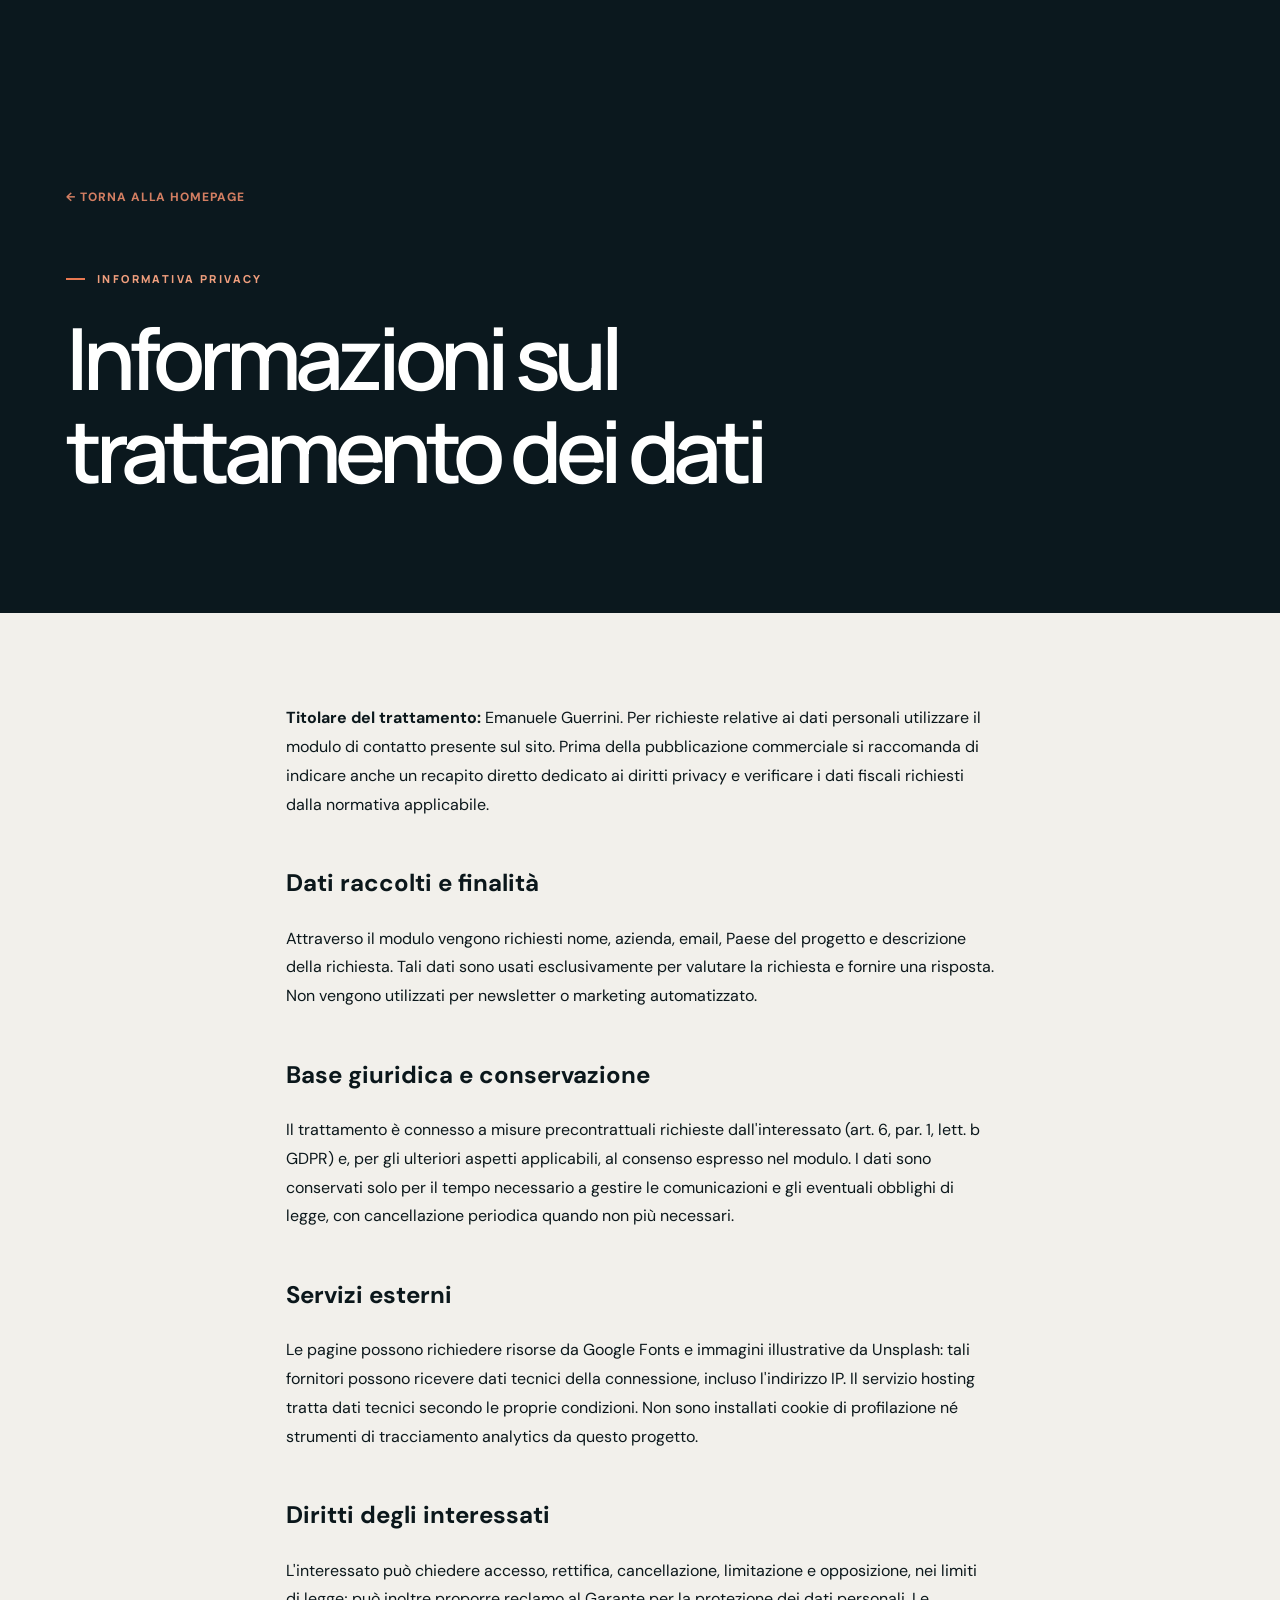
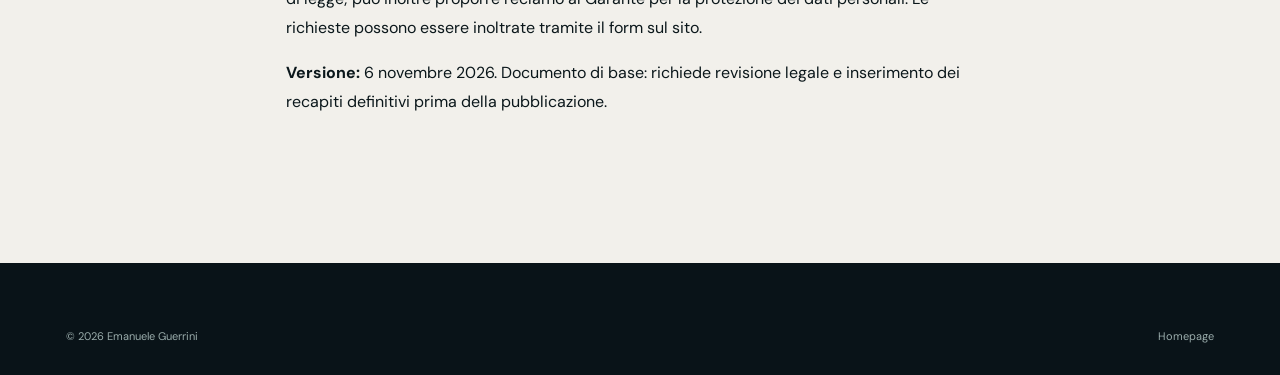
<file: privacy.html>
<!DOCTYPE html><html lang="it"><head><meta charset="utf-8"><meta name="viewport" content="width=device-width,initial-scale=1"><meta name="robots" content="noindex,follow"><title>Privacy | Emanuele Guerrini</title><link rel="stylesheet" href="assets/site.css"><link rel="icon" href="assets/favicon.svg" type="image/svg+xml"></head><body><header class="inner-hero"><div class="wrap"><a class="back-link" href="index.html">← Torna alla homepage</a><div class="eyebrow" style="margin-top:65px">INFORMATIVA PRIVACY</div><h1>Informazioni sul trattamento dei dati</h1></div></header><main class="wrap privacy-page"><p><strong>Titolare del trattamento:</strong> Emanuele Guerrini. Per richieste relative ai dati personali utilizzare il modulo di contatto presente sul sito. Prima della pubblicazione commerciale si raccomanda di indicare anche un recapito diretto dedicato ai diritti privacy e verificare i dati fiscali richiesti dalla normativa applicabile.</p><h2>Dati raccolti e finalità</h2><p>Attraverso il modulo vengono richiesti nome, azienda, email, Paese del progetto e descrizione della richiesta. Tali dati sono usati esclusivamente per valutare la richiesta e fornire una risposta. Non vengono utilizzati per newsletter o marketing automatizzato.</p><h2>Base giuridica e conservazione</h2><p>Il trattamento è connesso a misure precontrattuali richieste dall'interessato (art. 6, par. 1, lett. b GDPR) e, per gli ulteriori aspetti applicabili, al consenso espresso nel modulo. I dati sono conservati solo per il tempo necessario a gestire le comunicazioni e gli eventuali obblighi di legge, con cancellazione periodica quando non più necessari.</p><h2>Servizi esterni</h2><p>Le pagine possono richiedere risorse da Google Fonts e immagini illustrative da Unsplash: tali fornitori possono ricevere dati tecnici della connessione, incluso l'indirizzo IP. Il servizio hosting tratta dati tecnici secondo le proprie condizioni. Non sono installati cookie di profilazione né strumenti di tracciamento analytics da questo progetto.</p><h2>Diritti degli interessati</h2><p>L'interessato può chiedere accesso, rettifica, cancellazione, limitazione e opposizione, nei limiti di legge; può inoltre proporre reclamo al Garante per la protezione dei dati personali. Le richieste possono essere inoltrate tramite il form sul sito.</p><p><strong>Versione:</strong> 6 novembre 2026. Documento di base: richiede revisione legale e inserimento dei recapiti definitivi prima della pubblicazione.</p></main><footer class="footer"><div class="wrap"><div class="footer-bottom"><span>© 2026 Emanuele Guerrini</span><a href="index.html">Homepage</a></div></div></footer></body></html>
</file>
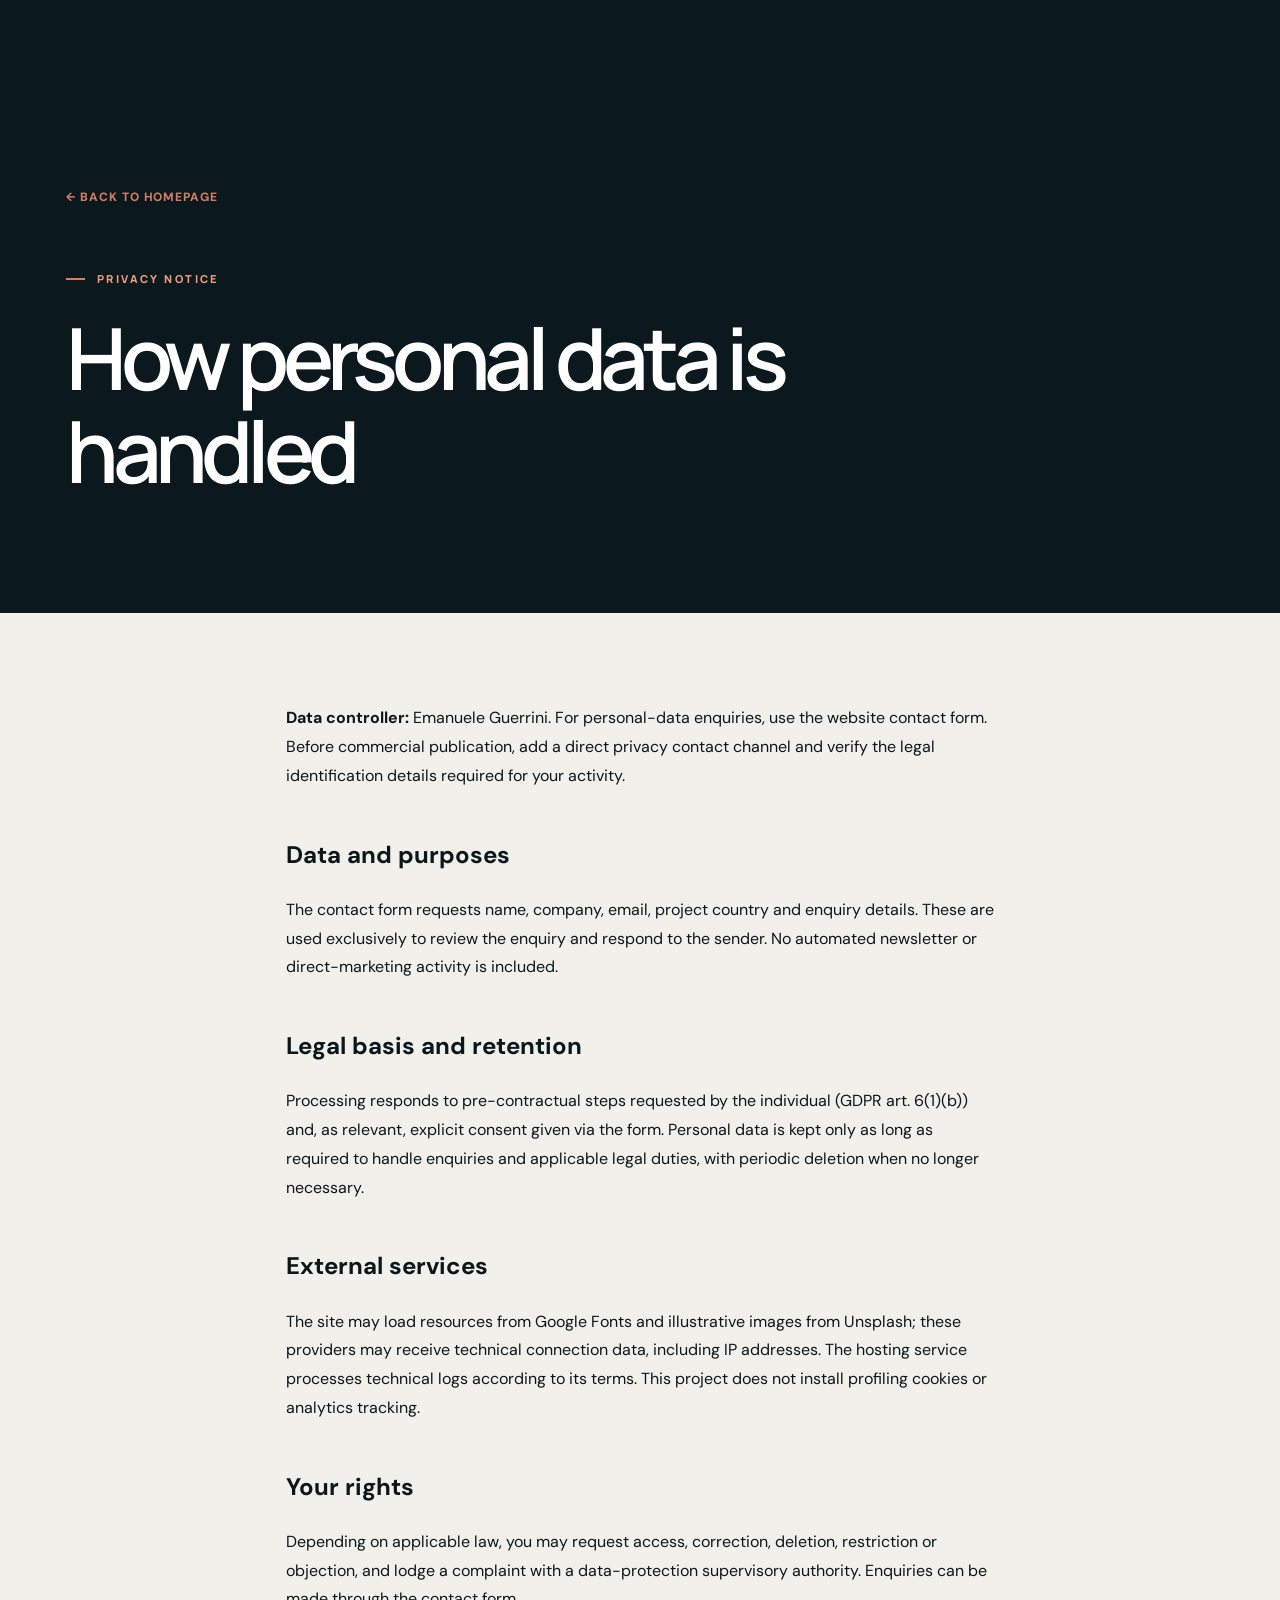
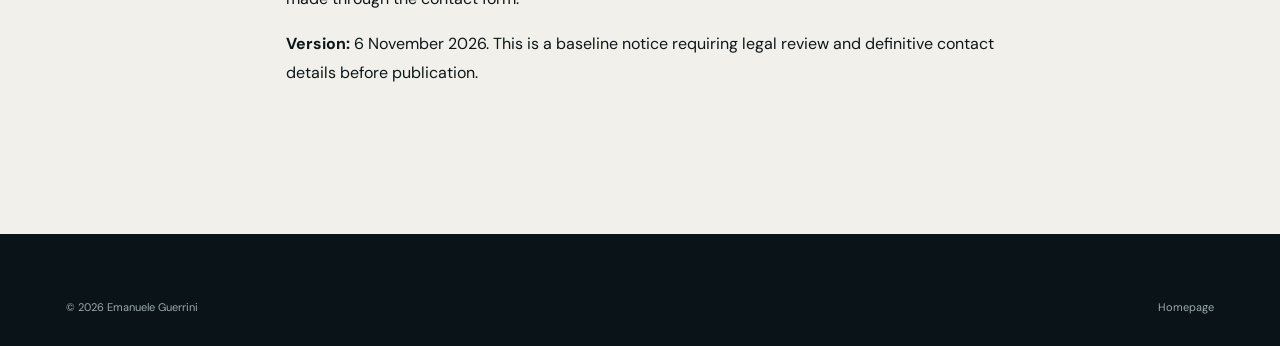
<file: en/privacy.html>
<!DOCTYPE html><html lang="en"><head><meta charset="utf-8"><meta name="viewport" content="width=device-width,initial-scale=1"><meta name="robots" content="noindex,follow"><title>Privacy | Emanuele Guerrini</title><link rel="stylesheet" href="../assets/site.css"><link rel="icon" href="../assets/favicon.svg" type="image/svg+xml"></head><body><header class="inner-hero"><div class="wrap"><a class="back-link" href="index.html">← Back to homepage</a><div class="eyebrow" style="margin-top:65px">PRIVACY NOTICE</div><h1>How personal data is handled</h1></div></header><main class="wrap privacy-page"><p><strong>Data controller:</strong> Emanuele Guerrini. For personal-data enquiries, use the website contact form. Before commercial publication, add a direct privacy contact channel and verify the legal identification details required for your activity.</p><h2>Data and purposes</h2><p>The contact form requests name, company, email, project country and enquiry details. These are used exclusively to review the enquiry and respond to the sender. No automated newsletter or direct-marketing activity is included.</p><h2>Legal basis and retention</h2><p>Processing responds to pre-contractual steps requested by the individual (GDPR art. 6(1)(b)) and, as relevant, explicit consent given via the form. Personal data is kept only as long as required to handle enquiries and applicable legal duties, with periodic deletion when no longer necessary.</p><h2>External services</h2><p>The site may load resources from Google Fonts and illustrative images from Unsplash; these providers may receive technical connection data, including IP addresses. The hosting service processes technical logs according to its terms. This project does not install profiling cookies or analytics tracking.</p><h2>Your rights</h2><p>Depending on applicable law, you may request access, correction, deletion, restriction or objection, and lodge a complaint with a data-protection supervisory authority. Enquiries can be made through the contact form.</p><p><strong>Version:</strong> 6 November 2026. This is a baseline notice requiring legal review and definitive contact details before publication.</p></main><footer class="footer"><div class="wrap"><div class="footer-bottom"><span>© 2026 Emanuele Guerrini</span><a href="index.html">Homepage</a></div></div></footer></body></html>
</file>
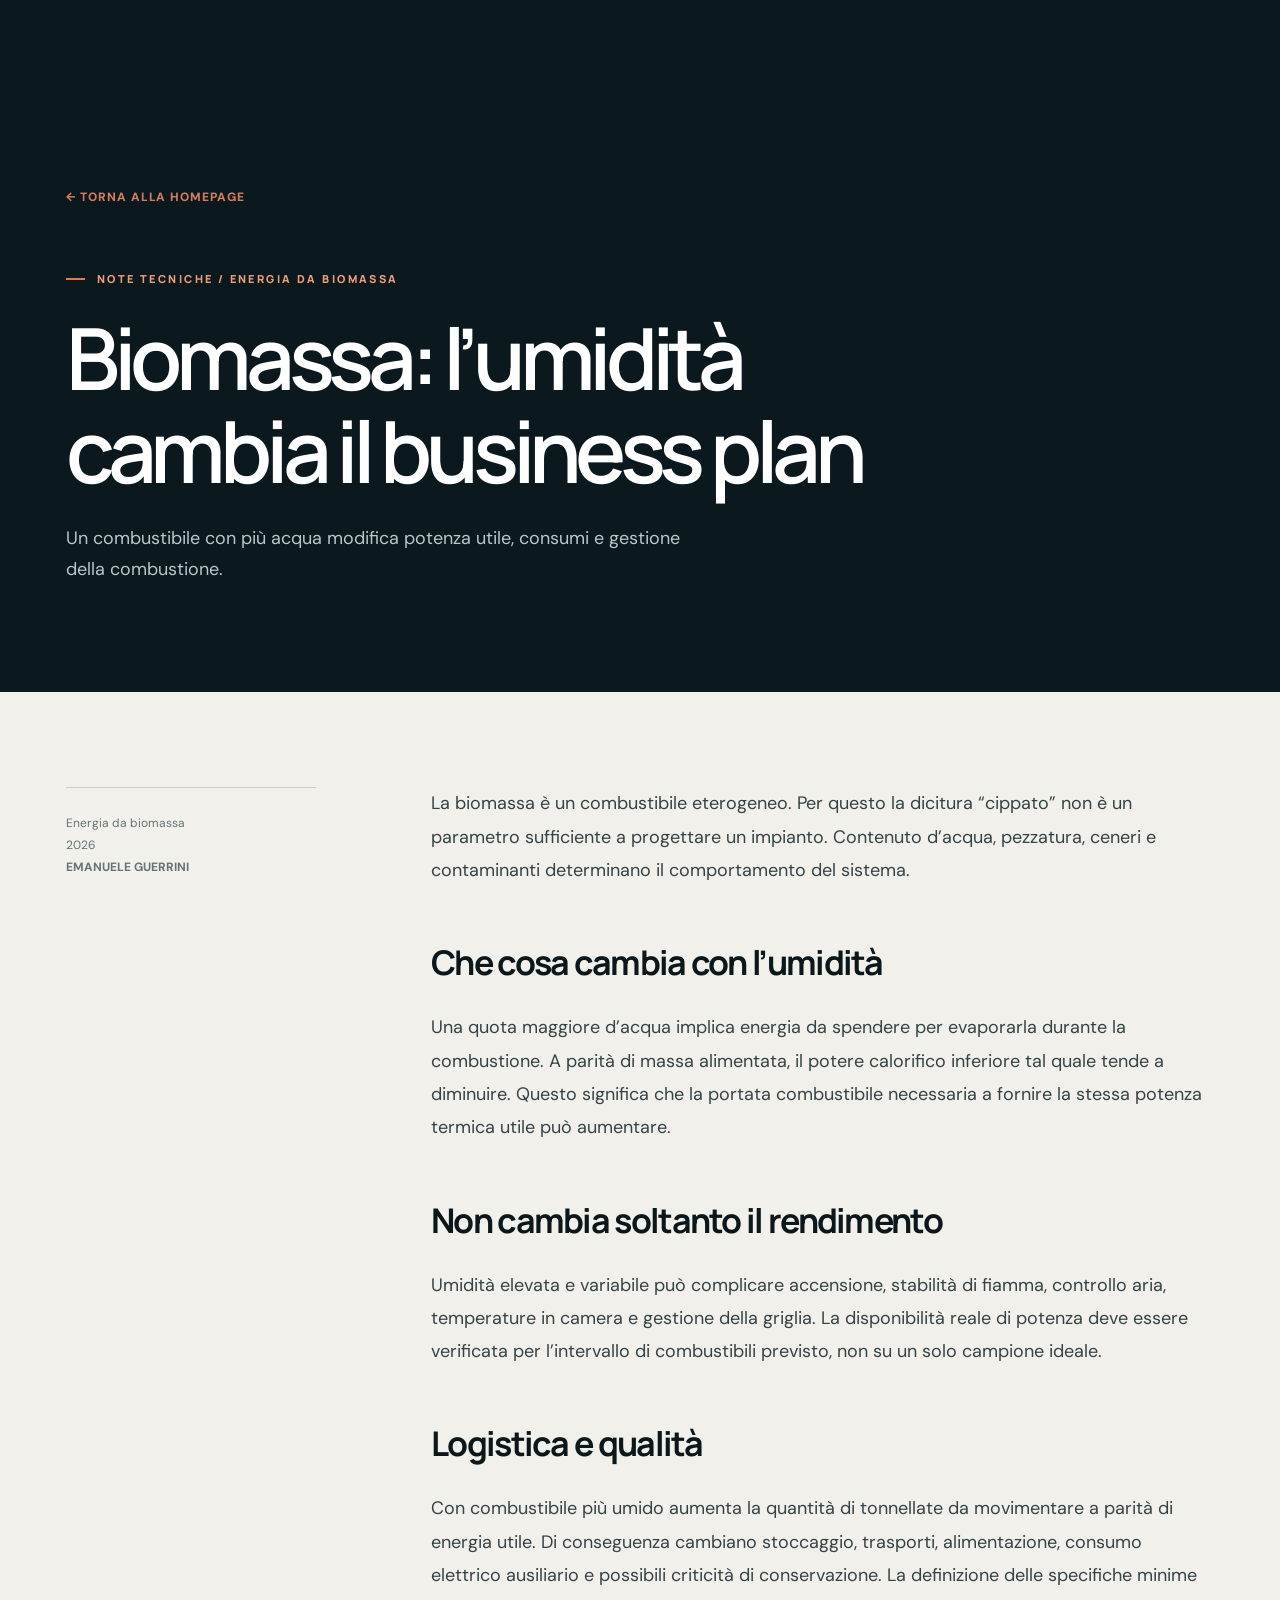
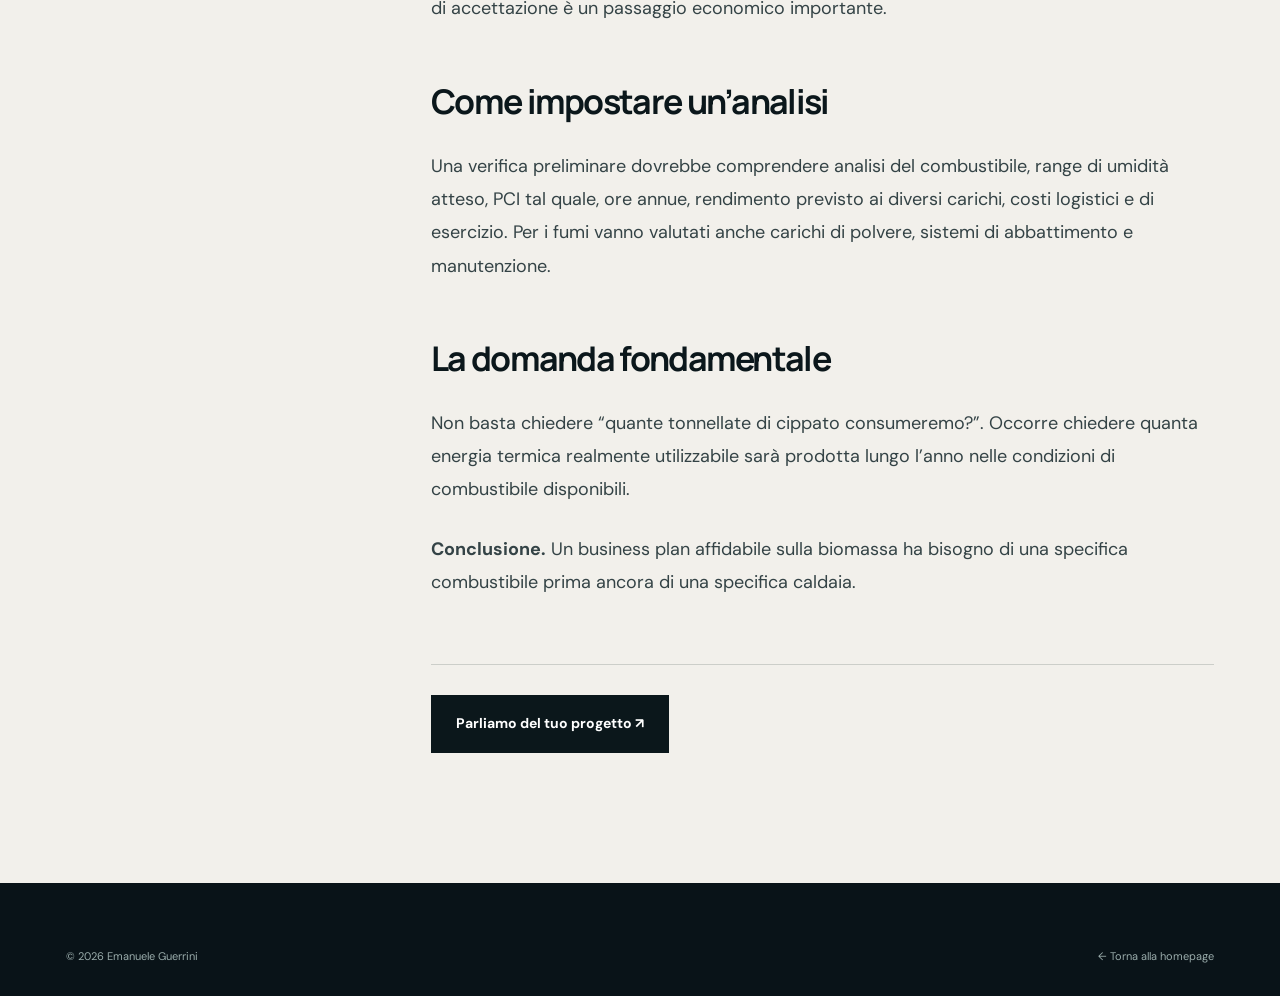
<file: insights/biomassa.html>
<!DOCTYPE html><html lang="it"><head><meta charset="utf-8"><meta name="viewport" content="width=device-width,initial-scale=1"><meta name="theme-color" content="#0b171b"><title>Biomassa: l’umidità cambia il business plan | Emanuele Guerrini</title><meta name="description" content="Un combustibile con più acqua modifica potenza utile, consumi e gestione della combustione."><link rel="canonical" href="https://emanueleguerrini.com/insights/biomassa.html"><link rel="icon" type="image/svg+xml" href="../assets/favicon.svg"><link rel="stylesheet" href="../assets/site.css"><script src="../assets/site.js" defer></script></head><body><header class="inner-hero"><div class="wrap"><a class="back-link" href="../index.html">← Torna alla homepage</a><div class="eyebrow" style="margin-top:65px">NOTE TECNICHE / ENERGIA DA BIOMASSA</div><h1>Biomassa: l’umidità cambia il business plan</h1><p>Un combustibile con più acqua modifica potenza utile, consumi e gestione della combustione.</p></div></header><main class="wrap article-layout"><aside class="article-aside">Energia da biomassa<br>2026<br><strong>EMANUELE GUERRINI</strong></aside><article class="article-body"><p>La biomassa è un combustibile eterogeneo. Per questo la dicitura “cippato” non è un parametro sufficiente a progettare un impianto. Contenuto d’acqua, pezzatura, ceneri e contaminanti determinano il comportamento del sistema.</p><h2>Che cosa cambia con l’umidità</h2><p>Una quota maggiore d’acqua implica energia da spendere per evaporarla durante la combustione. A parità di massa alimentata, il potere calorifico inferiore tal quale tende a diminuire. Questo significa che la portata combustibile necessaria a fornire la stessa potenza termica utile può aumentare.</p><h2>Non cambia soltanto il rendimento</h2><p>Umidità elevata e variabile può complicare accensione, stabilità di fiamma, controllo aria, temperature in camera e gestione della griglia. La disponibilità reale di potenza deve essere verificata per l’intervallo di combustibili previsto, non su un solo campione ideale.</p><h2>Logistica e qualità</h2><p>Con combustibile più umido aumenta la quantità di tonnellate da movimentare a parità di energia utile. Di conseguenza cambiano stoccaggio, trasporti, alimentazione, consumo elettrico ausiliario e possibili criticità di conservazione. La definizione delle specifiche minime di accettazione è un passaggio economico importante.</p><h2>Come impostare un’analisi</h2><p>Una verifica preliminare dovrebbe comprendere analisi del combustibile, range di umidità atteso, PCI tal quale, ore annue, rendimento previsto ai diversi carichi, costi logistici e di esercizio. Per i fumi vanno valutati anche carichi di polvere, sistemi di abbattimento e manutenzione.</p><h2>La domanda fondamentale</h2><p>Non basta chiedere “quante tonnellate di cippato consumeremo?”. Occorre chiedere quanta energia termica realmente utilizzabile sarà prodotta lungo l’anno nelle condizioni di combustibile disponibili.</p><p><strong>Conclusione.</strong> Un business plan affidabile sulla biomassa ha bisogno di una specifica combustibile prima ancora di una specifica caldaia.</p><div class="article-cta"><a class="btn btn-dark" href="../index.html#contact">Parliamo del tuo progetto ↗</a></div></article></main><footer class="footer"><div class="wrap"><div class="footer-bottom"><span>© 2026 Emanuele Guerrini</span><a href="../index.html">← Torna alla homepage</a></div></div></footer></body></html>
</file>
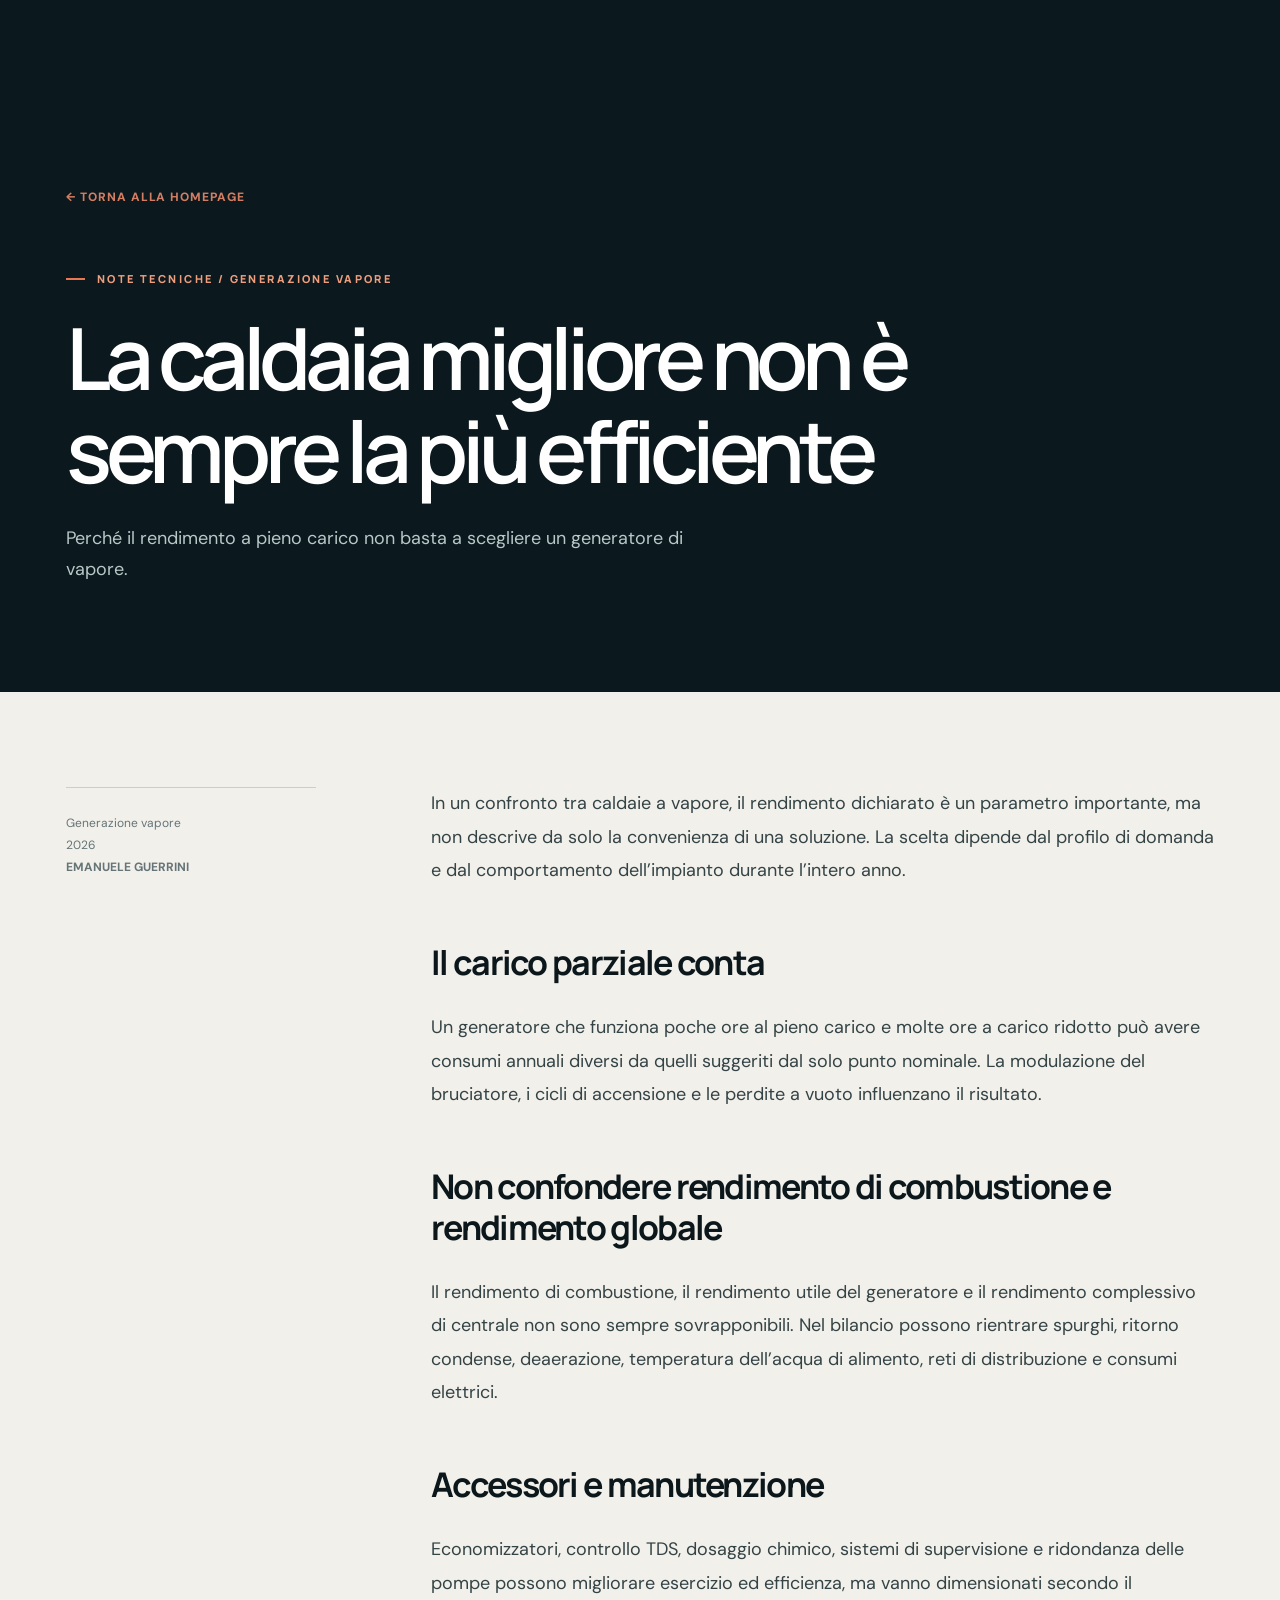
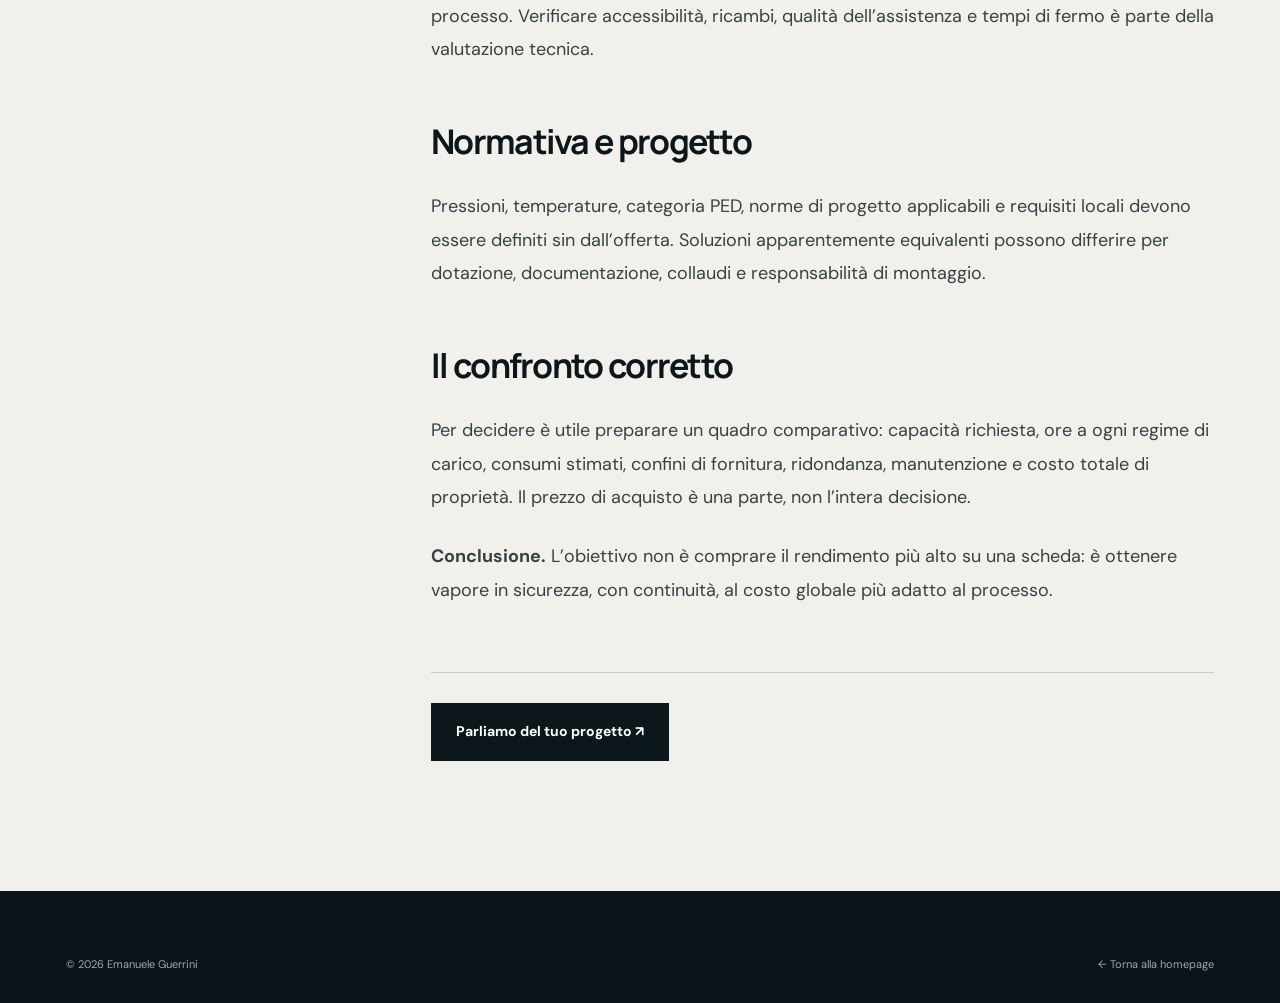
<file: insights/caldaia-vapore.html>
<!DOCTYPE html><html lang="it"><head><meta charset="utf-8"><meta name="viewport" content="width=device-width,initial-scale=1"><meta name="theme-color" content="#0b171b"><title>La caldaia migliore non è sempre la più efficiente | Emanuele Guerrini</title><meta name="description" content="Perché il rendimento a pieno carico non basta a scegliere un generatore di vapore."><link rel="canonical" href="https://emanueleguerrini.com/insights/caldaia-vapore.html"><link rel="icon" type="image/svg+xml" href="../assets/favicon.svg"><link rel="stylesheet" href="../assets/site.css"><script src="../assets/site.js" defer></script></head><body><header class="inner-hero"><div class="wrap"><a class="back-link" href="../index.html">← Torna alla homepage</a><div class="eyebrow" style="margin-top:65px">NOTE TECNICHE / GENERAZIONE VAPORE</div><h1>La caldaia migliore non è sempre la più efficiente</h1><p>Perché il rendimento a pieno carico non basta a scegliere un generatore di vapore.</p></div></header><main class="wrap article-layout"><aside class="article-aside">Generazione vapore<br>2026<br><strong>EMANUELE GUERRINI</strong></aside><article class="article-body"><p>In un confronto tra caldaie a vapore, il rendimento dichiarato è un parametro importante, ma non descrive da solo la convenienza di una soluzione. La scelta dipende dal profilo di domanda e dal comportamento dell’impianto durante l’intero anno.</p><h2>Il carico parziale conta</h2><p>Un generatore che funziona poche ore al pieno carico e molte ore a carico ridotto può avere consumi annuali diversi da quelli suggeriti dal solo punto nominale. La modulazione del bruciatore, i cicli di accensione e le perdite a vuoto influenzano il risultato.</p><h2>Non confondere rendimento di combustione e rendimento globale</h2><p>Il rendimento di combustione, il rendimento utile del generatore e il rendimento complessivo di centrale non sono sempre sovrapponibili. Nel bilancio possono rientrare spurghi, ritorno condense, deaerazione, temperatura dell’acqua di alimento, reti di distribuzione e consumi elettrici.</p><h2>Accessori e manutenzione</h2><p>Economizzatori, controllo TDS, dosaggio chimico, sistemi di supervisione e ridondanza delle pompe possono migliorare esercizio ed efficienza, ma vanno dimensionati secondo il processo. Verificare accessibilità, ricambi, qualità dell’assistenza e tempi di fermo è parte della valutazione tecnica.</p><h2>Normativa e progetto</h2><p>Pressioni, temperature, categoria PED, norme di progetto applicabili e requisiti locali devono essere definiti sin dall’offerta. Soluzioni apparentemente equivalenti possono differire per dotazione, documentazione, collaudi e responsabilità di montaggio.</p><h2>Il confronto corretto</h2><p>Per decidere è utile preparare un quadro comparativo: capacità richiesta, ore a ogni regime di carico, consumi stimati, confini di fornitura, ridondanza, manutenzione e costo totale di proprietà. Il prezzo di acquisto è una parte, non l’intera decisione.</p><p><strong>Conclusione.</strong> L’obiettivo non è comprare il rendimento più alto su una scheda: è ottenere vapore in sicurezza, con continuità, al costo globale più adatto al processo.</p><div class="article-cta"><a class="btn btn-dark" href="../index.html#contact">Parliamo del tuo progetto ↗</a></div></article></main><footer class="footer"><div class="wrap"><div class="footer-bottom"><span>© 2026 Emanuele Guerrini</span><a href="../index.html">← Torna alla homepage</a></div></div></footer></body></html>
</file>
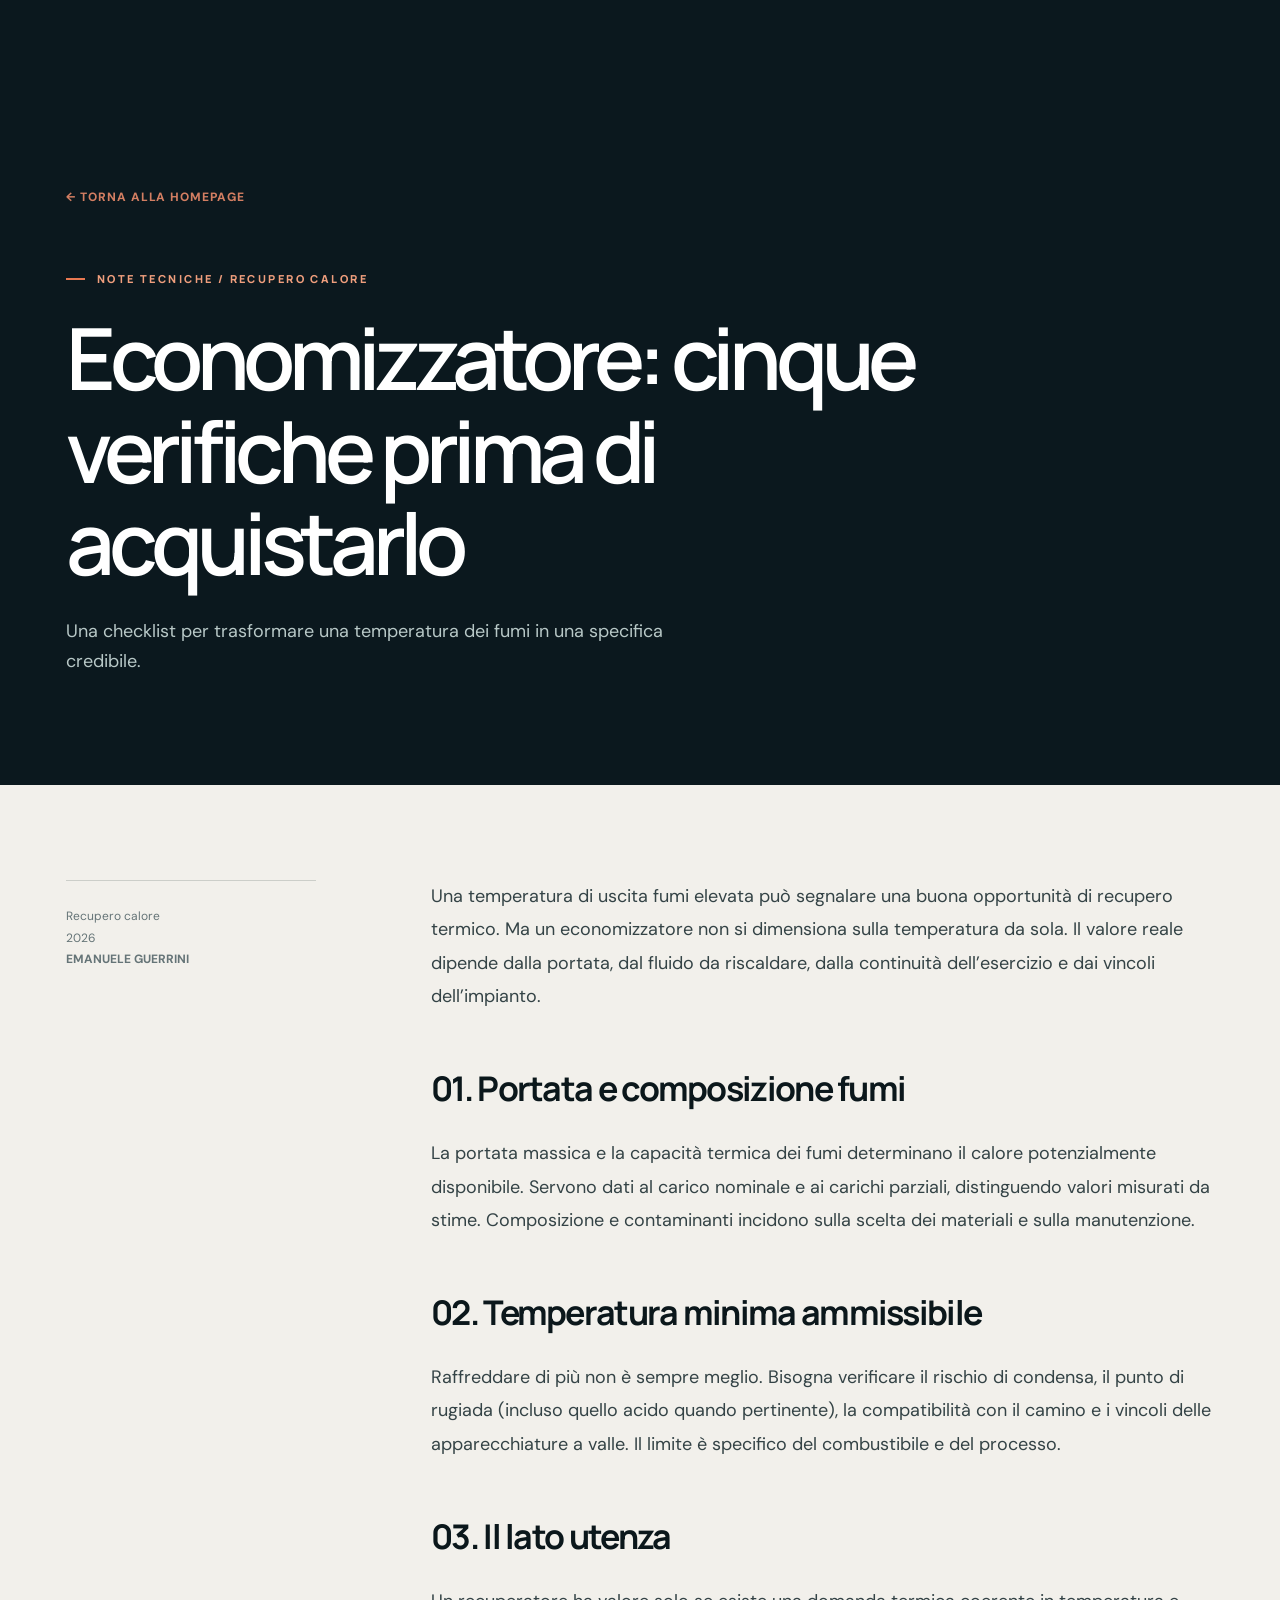
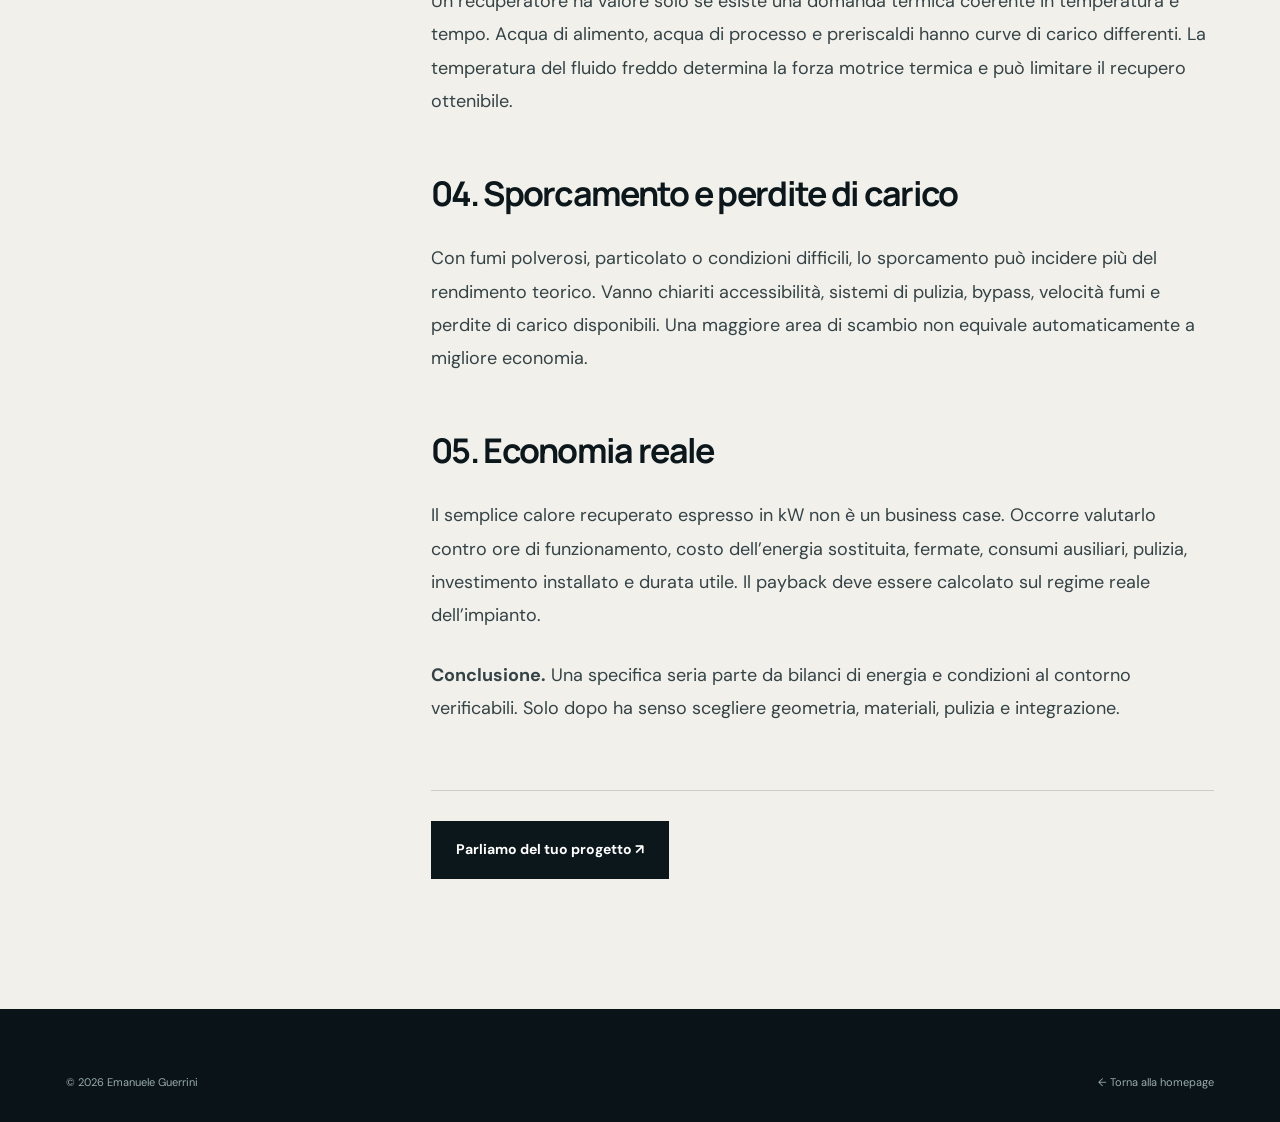
<file: insights/recupero-calore.html>
<!DOCTYPE html><html lang="it"><head><meta charset="utf-8"><meta name="viewport" content="width=device-width,initial-scale=1"><meta name="theme-color" content="#0b171b"><title>Economizzatore: cinque verifiche prima di acquistarlo | Emanuele Guerrini</title><meta name="description" content="Una checklist per trasformare una temperatura dei fumi in una specifica credibile."><link rel="canonical" href="https://emanueleguerrini.com/insights/recupero-calore.html"><link rel="icon" type="image/svg+xml" href="../assets/favicon.svg"><link rel="stylesheet" href="../assets/site.css"><script src="../assets/site.js" defer></script></head><body><header class="inner-hero"><div class="wrap"><a class="back-link" href="../index.html">← Torna alla homepage</a><div class="eyebrow" style="margin-top:65px">NOTE TECNICHE / RECUPERO CALORE</div><h1>Economizzatore: cinque verifiche prima di acquistarlo</h1><p>Una checklist per trasformare una temperatura dei fumi in una specifica credibile.</p></div></header><main class="wrap article-layout"><aside class="article-aside">Recupero calore<br>2026<br><strong>EMANUELE GUERRINI</strong></aside><article class="article-body"><p>Una temperatura di uscita fumi elevata può segnalare una buona opportunità di recupero termico. Ma un economizzatore non si dimensiona sulla temperatura da sola. Il valore reale dipende dalla portata, dal fluido da riscaldare, dalla continuità dell’esercizio e dai vincoli dell’impianto.</p><h2>01. Portata e composizione fumi</h2><p>La portata massica e la capacità termica dei fumi determinano il calore potenzialmente disponibile. Servono dati al carico nominale e ai carichi parziali, distinguendo valori misurati da stime. Composizione e contaminanti incidono sulla scelta dei materiali e sulla manutenzione.</p><h2>02. Temperatura minima ammissibile</h2><p>Raffreddare di più non è sempre meglio. Bisogna verificare il rischio di condensa, il punto di rugiada (incluso quello acido quando pertinente), la compatibilità con il camino e i vincoli delle apparecchiature a valle. Il limite è specifico del combustibile e del processo.</p><h2>03. Il lato utenza</h2><p>Un recuperatore ha valore solo se esiste una domanda termica coerente in temperatura e tempo. Acqua di alimento, acqua di processo e preriscaldi hanno curve di carico differenti. La temperatura del fluido freddo determina la forza motrice termica e può limitare il recupero ottenibile.</p><h2>04. Sporcamento e perdite di carico</h2><p>Con fumi polverosi, particolato o condizioni difficili, lo sporcamento può incidere più del rendimento teorico. Vanno chiariti accessibilità, sistemi di pulizia, bypass, velocità fumi e perdite di carico disponibili. Una maggiore area di scambio non equivale automaticamente a migliore economia.</p><h2>05. Economia reale</h2><p>Il semplice calore recuperato espresso in kW non è un business case. Occorre valutarlo contro ore di funzionamento, costo dell’energia sostituita, fermate, consumi ausiliari, pulizia, investimento installato e durata utile. Il payback deve essere calcolato sul regime reale dell’impianto.</p><p><strong>Conclusione.</strong> Una specifica seria parte da bilanci di energia e condizioni al contorno verificabili. Solo dopo ha senso scegliere geometria, materiali, pulizia e integrazione.</p><div class="article-cta"><a class="btn btn-dark" href="../index.html#contact">Parliamo del tuo progetto ↗</a></div></article></main><footer class="footer"><div class="wrap"><div class="footer-bottom"><span>© 2026 Emanuele Guerrini</span><a href="../index.html">← Torna alla homepage</a></div></div></footer></body></html>
</file>
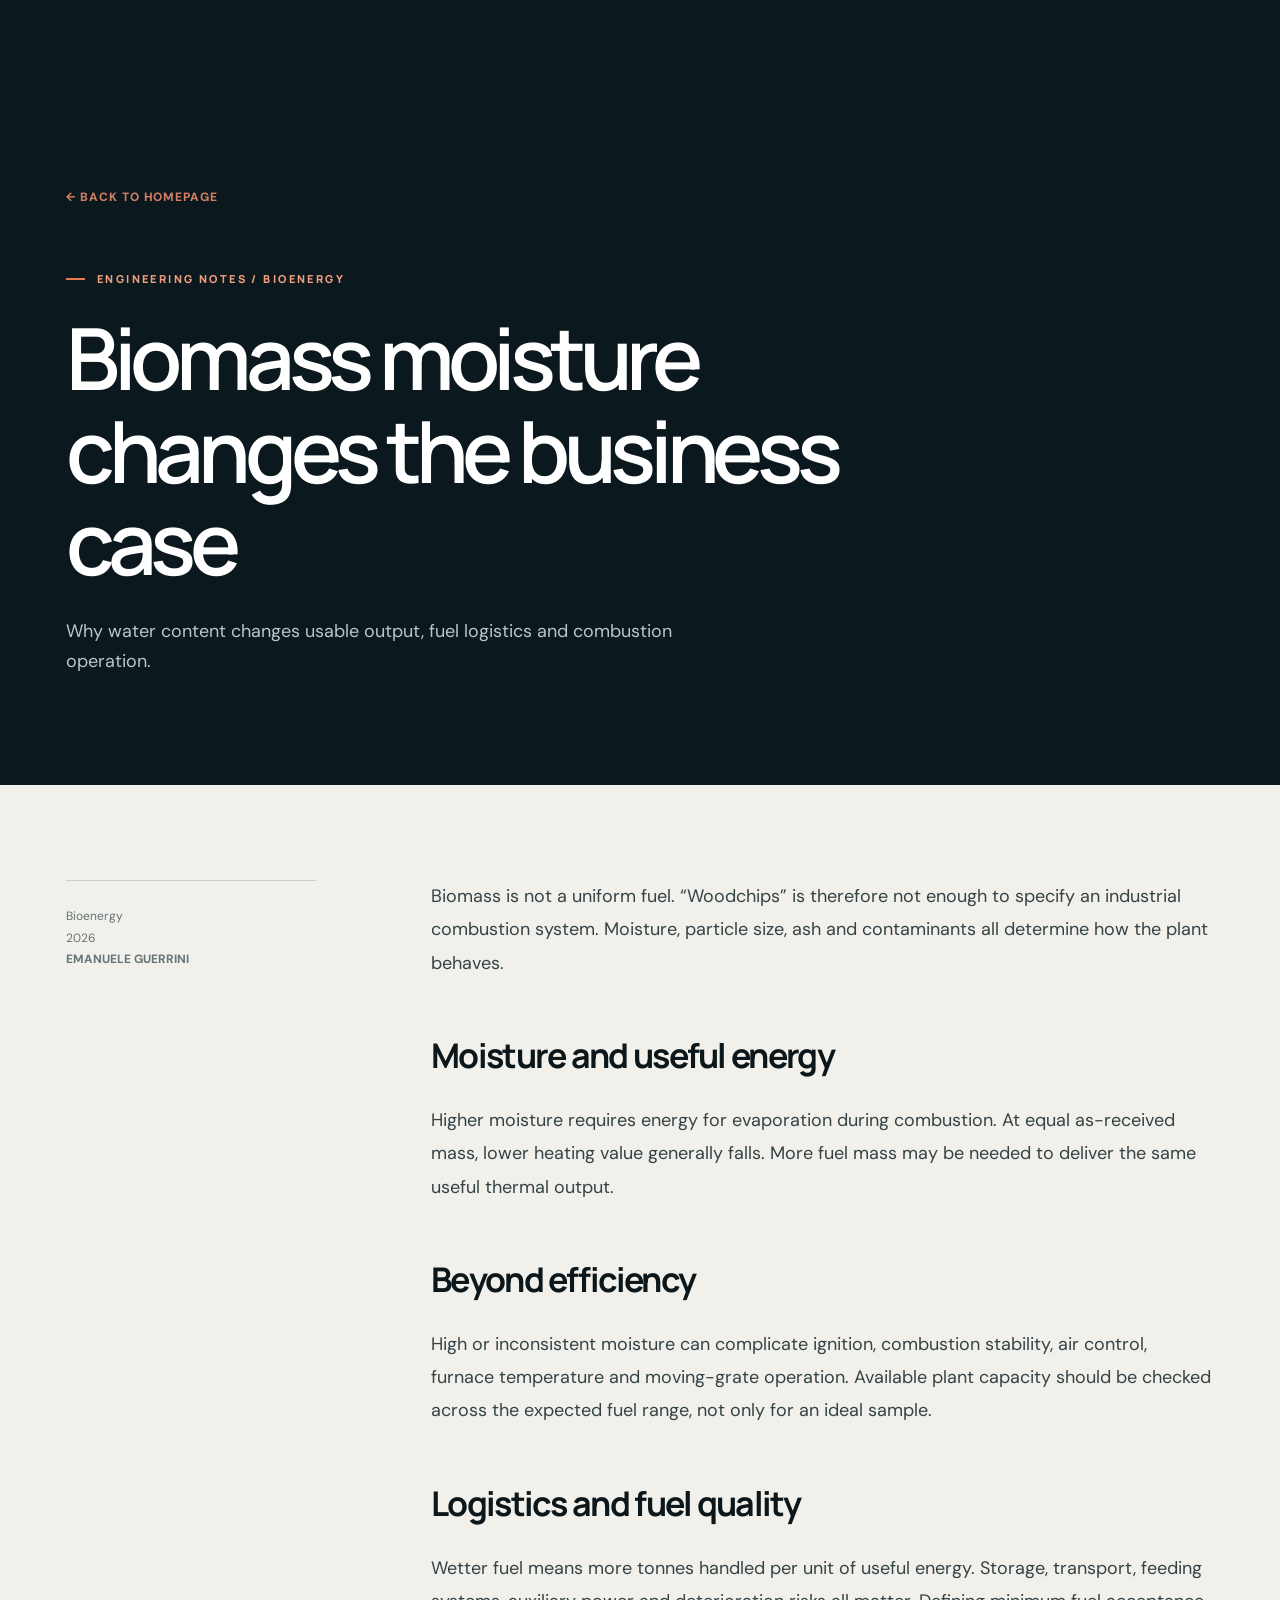
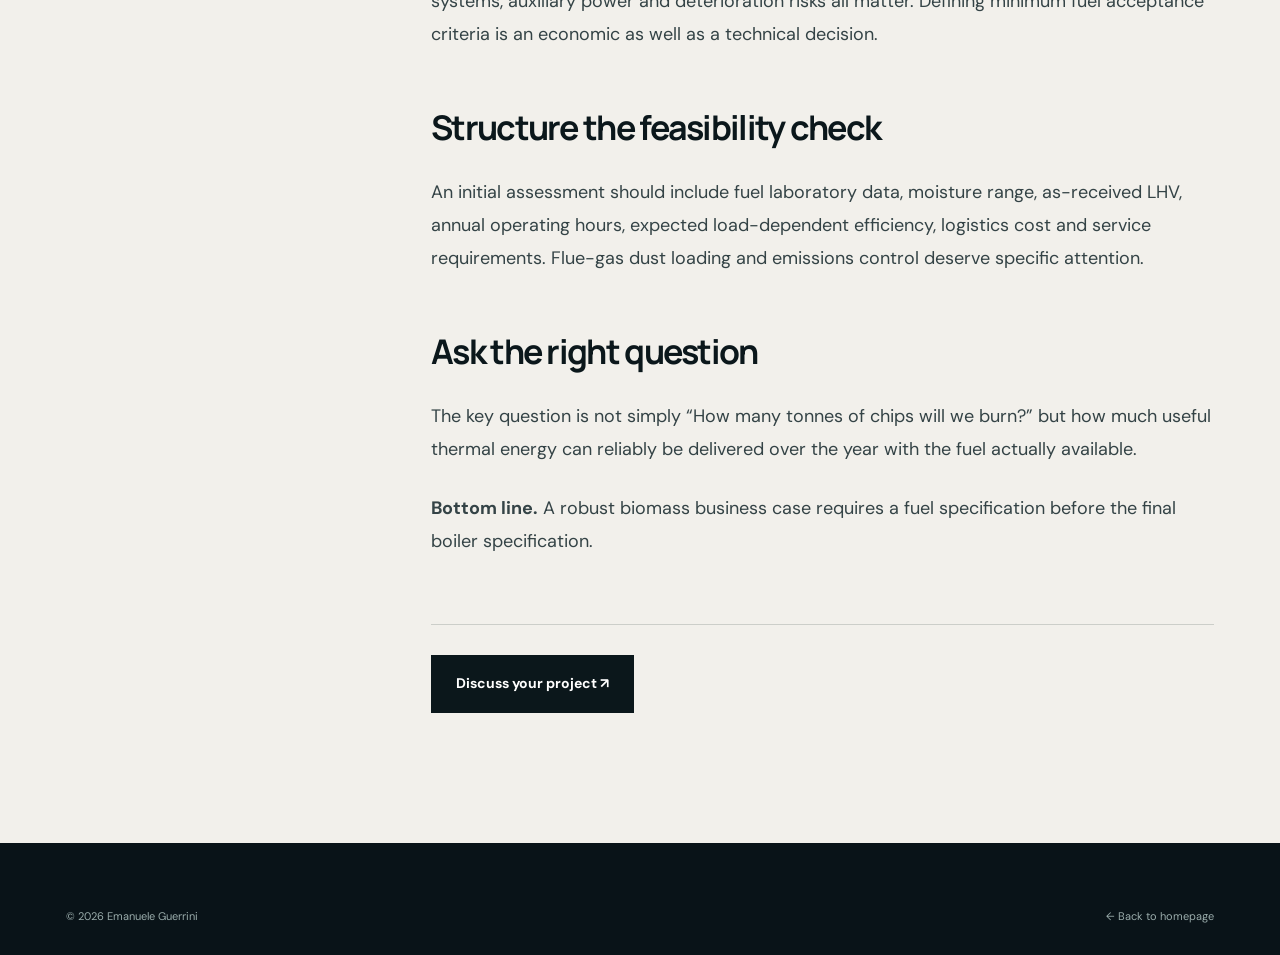
<file: en/insights/biomass.html>
<!DOCTYPE html><html lang="en"><head><meta charset="utf-8"><meta name="viewport" content="width=device-width,initial-scale=1"><meta name="theme-color" content="#0b171b"><title>Biomass moisture changes the business case | Emanuele Guerrini</title><meta name="description" content="Why water content changes usable output, fuel logistics and combustion operation."><link rel="canonical" href="https://emanueleguerrini.com/en/insights/biomass.html"><link rel="icon" type="image/svg+xml" href="../../assets/favicon.svg"><link rel="stylesheet" href="../../assets/site.css"><script src="../../assets/site.js" defer></script></head><body><header class="inner-hero"><div class="wrap"><a class="back-link" href="../index.html">← Back to homepage</a><div class="eyebrow" style="margin-top:65px">ENGINEERING NOTES / BIOENERGY</div><h1>Biomass moisture changes the business case</h1><p>Why water content changes usable output, fuel logistics and combustion operation.</p></div></header><main class="wrap article-layout"><aside class="article-aside">Bioenergy<br>2026<br><strong>EMANUELE GUERRINI</strong></aside><article class="article-body"><p>Biomass is not a uniform fuel. “Woodchips” is therefore not enough to specify an industrial combustion system. Moisture, particle size, ash and contaminants all determine how the plant behaves.</p><h2>Moisture and useful energy</h2><p>Higher moisture requires energy for evaporation during combustion. At equal as-received mass, lower heating value generally falls. More fuel mass may be needed to deliver the same useful thermal output.</p><h2>Beyond efficiency</h2><p>High or inconsistent moisture can complicate ignition, combustion stability, air control, furnace temperature and moving-grate operation. Available plant capacity should be checked across the expected fuel range, not only for an ideal sample.</p><h2>Logistics and fuel quality</h2><p>Wetter fuel means more tonnes handled per unit of useful energy. Storage, transport, feeding systems, auxiliary power and deterioration risks all matter. Defining minimum fuel acceptance criteria is an economic as well as a technical decision.</p><h2>Structure the feasibility check</h2><p>An initial assessment should include fuel laboratory data, moisture range, as-received LHV, annual operating hours, expected load-dependent efficiency, logistics cost and service requirements. Flue-gas dust loading and emissions control deserve specific attention.</p><h2>Ask the right question</h2><p>The key question is not simply “How many tonnes of chips will we burn?” but how much useful thermal energy can reliably be delivered over the year with the fuel actually available.</p><p><strong>Bottom line.</strong> A robust biomass business case requires a fuel specification before the final boiler specification.</p><div class="article-cta"><a class="btn btn-dark" href="../index.html#contact">Discuss your project ↗</a></div></article></main><footer class="footer"><div class="wrap"><div class="footer-bottom"><span>© 2026 Emanuele Guerrini</span><a href="../index.html">← Back to homepage</a></div></div></footer></body></html>
</file>
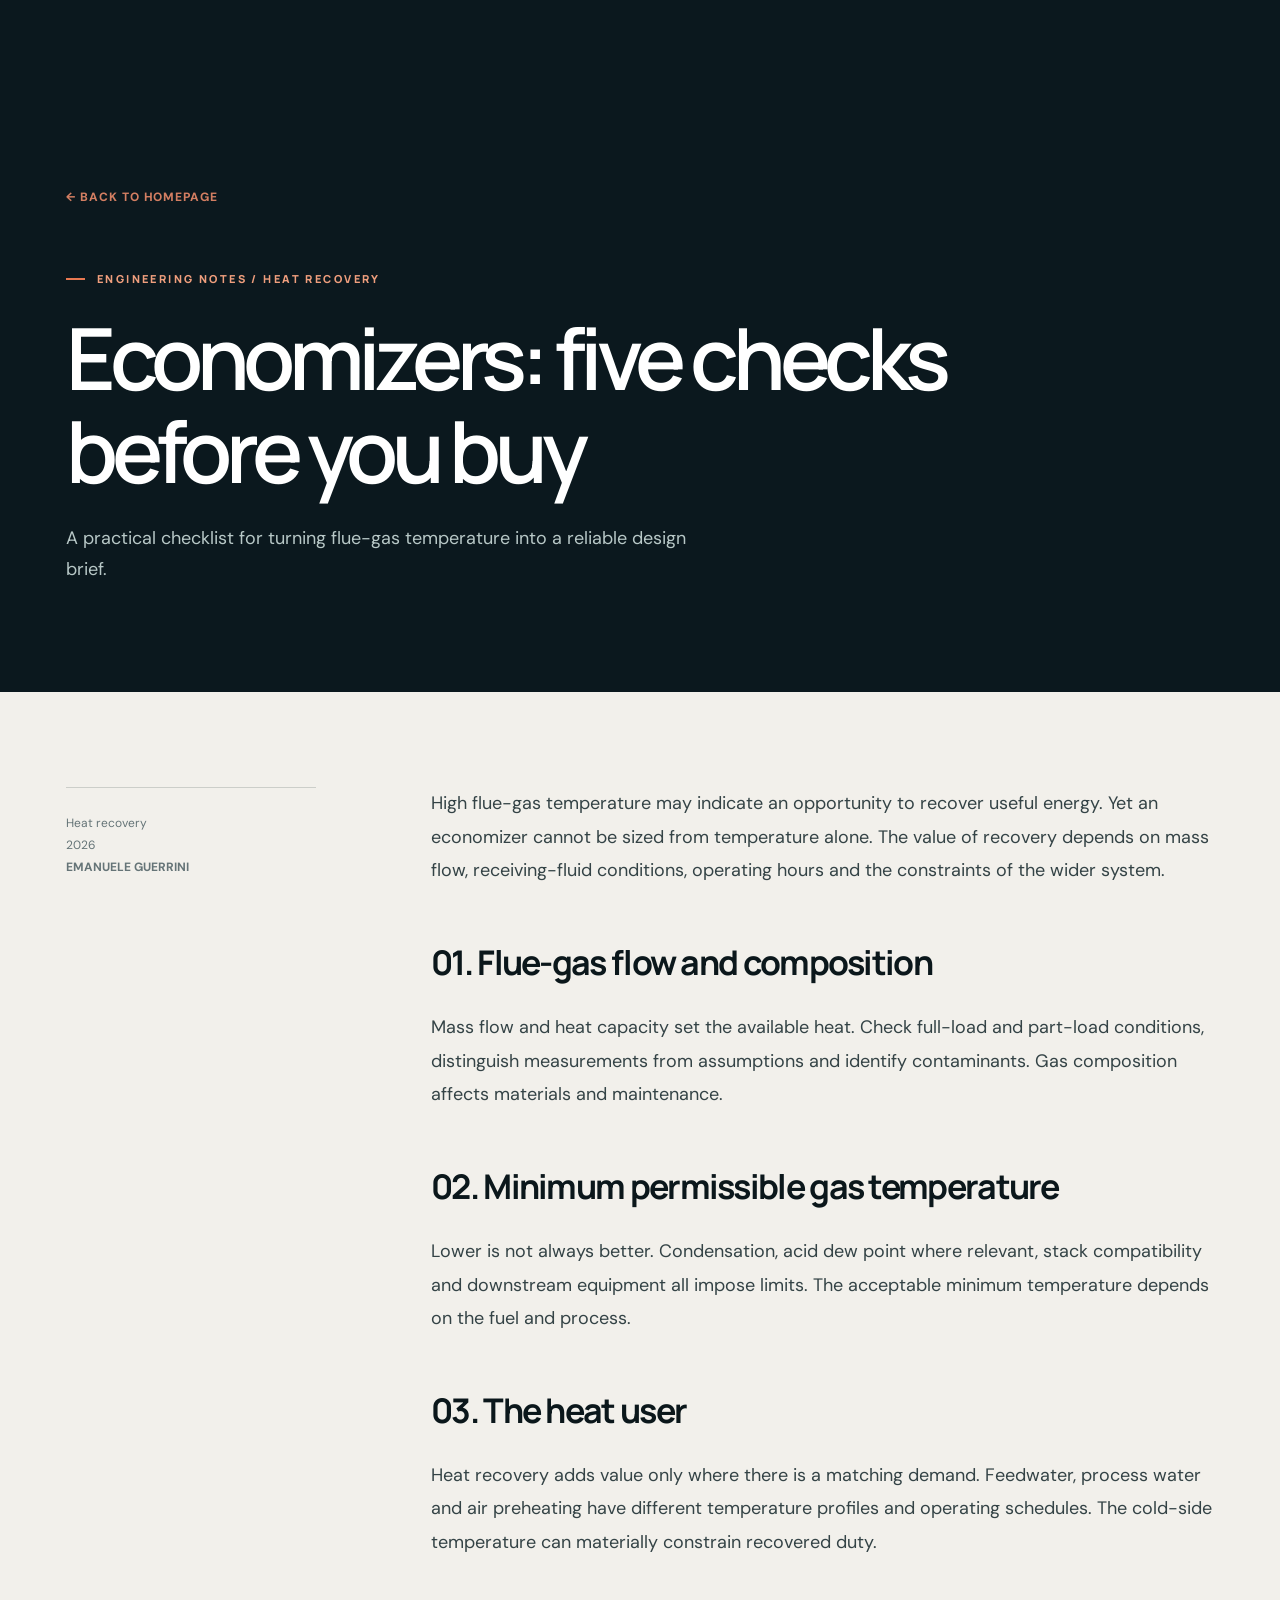
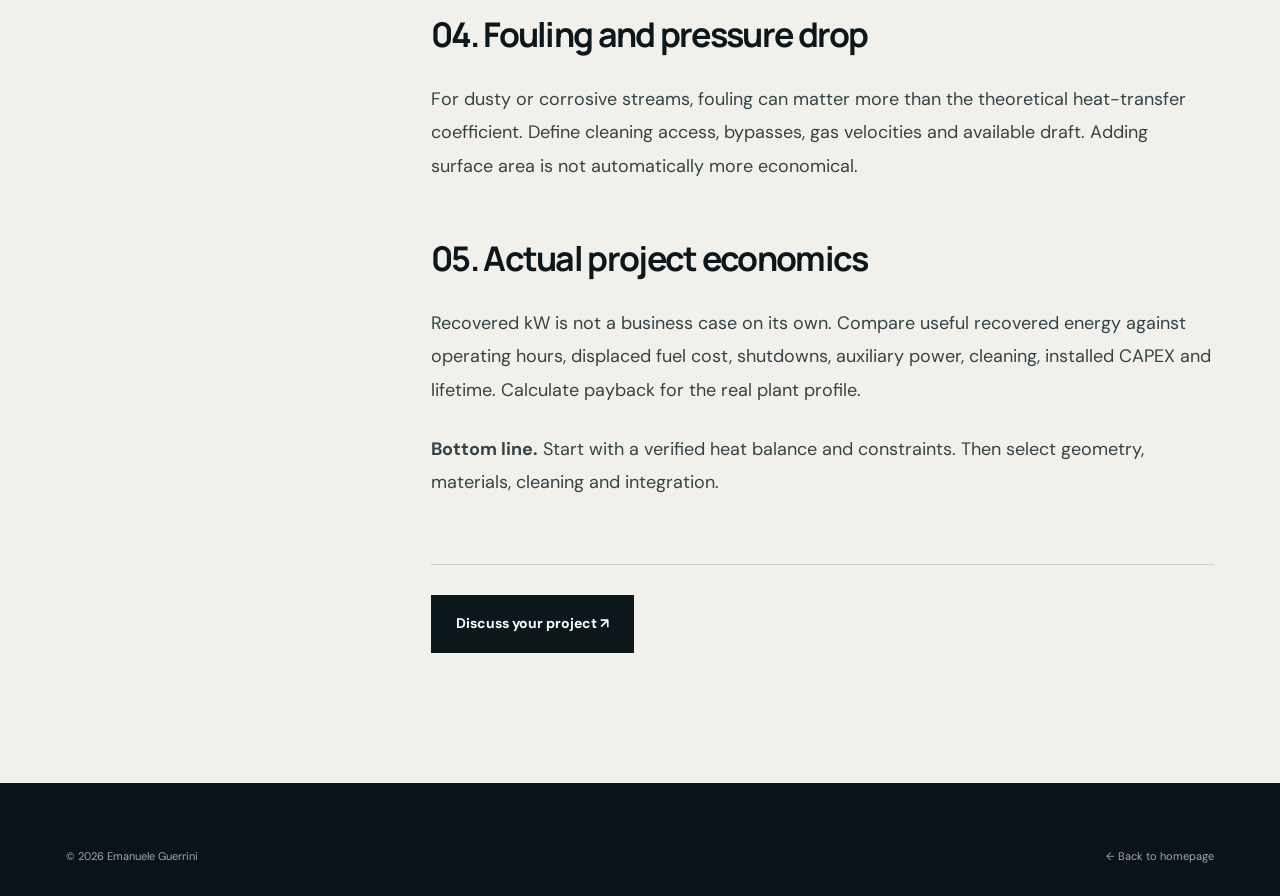
<file: en/insights/heat-recovery.html>
<!DOCTYPE html><html lang="en"><head><meta charset="utf-8"><meta name="viewport" content="width=device-width,initial-scale=1"><meta name="theme-color" content="#0b171b"><title>Economizers: five checks before you buy | Emanuele Guerrini</title><meta name="description" content="A practical checklist for turning flue-gas temperature into a reliable design brief."><link rel="canonical" href="https://emanueleguerrini.com/en/insights/heat-recovery.html"><link rel="icon" type="image/svg+xml" href="../../assets/favicon.svg"><link rel="stylesheet" href="../../assets/site.css"><script src="../../assets/site.js" defer></script></head><body><header class="inner-hero"><div class="wrap"><a class="back-link" href="../index.html">← Back to homepage</a><div class="eyebrow" style="margin-top:65px">ENGINEERING NOTES / HEAT RECOVERY</div><h1>Economizers: five checks before you buy</h1><p>A practical checklist for turning flue-gas temperature into a reliable design brief.</p></div></header><main class="wrap article-layout"><aside class="article-aside">Heat recovery<br>2026<br><strong>EMANUELE GUERRINI</strong></aside><article class="article-body"><p>High flue-gas temperature may indicate an opportunity to recover useful energy. Yet an economizer cannot be sized from temperature alone. The value of recovery depends on mass flow, receiving-fluid conditions, operating hours and the constraints of the wider system.</p><h2>01. Flue-gas flow and composition</h2><p>Mass flow and heat capacity set the available heat. Check full-load and part-load conditions, distinguish measurements from assumptions and identify contaminants. Gas composition affects materials and maintenance.</p><h2>02. Minimum permissible gas temperature</h2><p>Lower is not always better. Condensation, acid dew point where relevant, stack compatibility and downstream equipment all impose limits. The acceptable minimum temperature depends on the fuel and process.</p><h2>03. The heat user</h2><p>Heat recovery adds value only where there is a matching demand. Feedwater, process water and air preheating have different temperature profiles and operating schedules. The cold-side temperature can materially constrain recovered duty.</p><h2>04. Fouling and pressure drop</h2><p>For dusty or corrosive streams, fouling can matter more than the theoretical heat-transfer coefficient. Define cleaning access, bypasses, gas velocities and available draft. Adding surface area is not automatically more economical.</p><h2>05. Actual project economics</h2><p>Recovered kW is not a business case on its own. Compare useful recovered energy against operating hours, displaced fuel cost, shutdowns, auxiliary power, cleaning, installed CAPEX and lifetime. Calculate payback for the real plant profile.</p><p><strong>Bottom line.</strong> Start with a verified heat balance and constraints. Then select geometry, materials, cleaning and integration.</p><div class="article-cta"><a class="btn btn-dark" href="../index.html#contact">Discuss your project ↗</a></div></article></main><footer class="footer"><div class="wrap"><div class="footer-bottom"><span>© 2026 Emanuele Guerrini</span><a href="../index.html">← Back to homepage</a></div></div></footer></body></html>
</file>
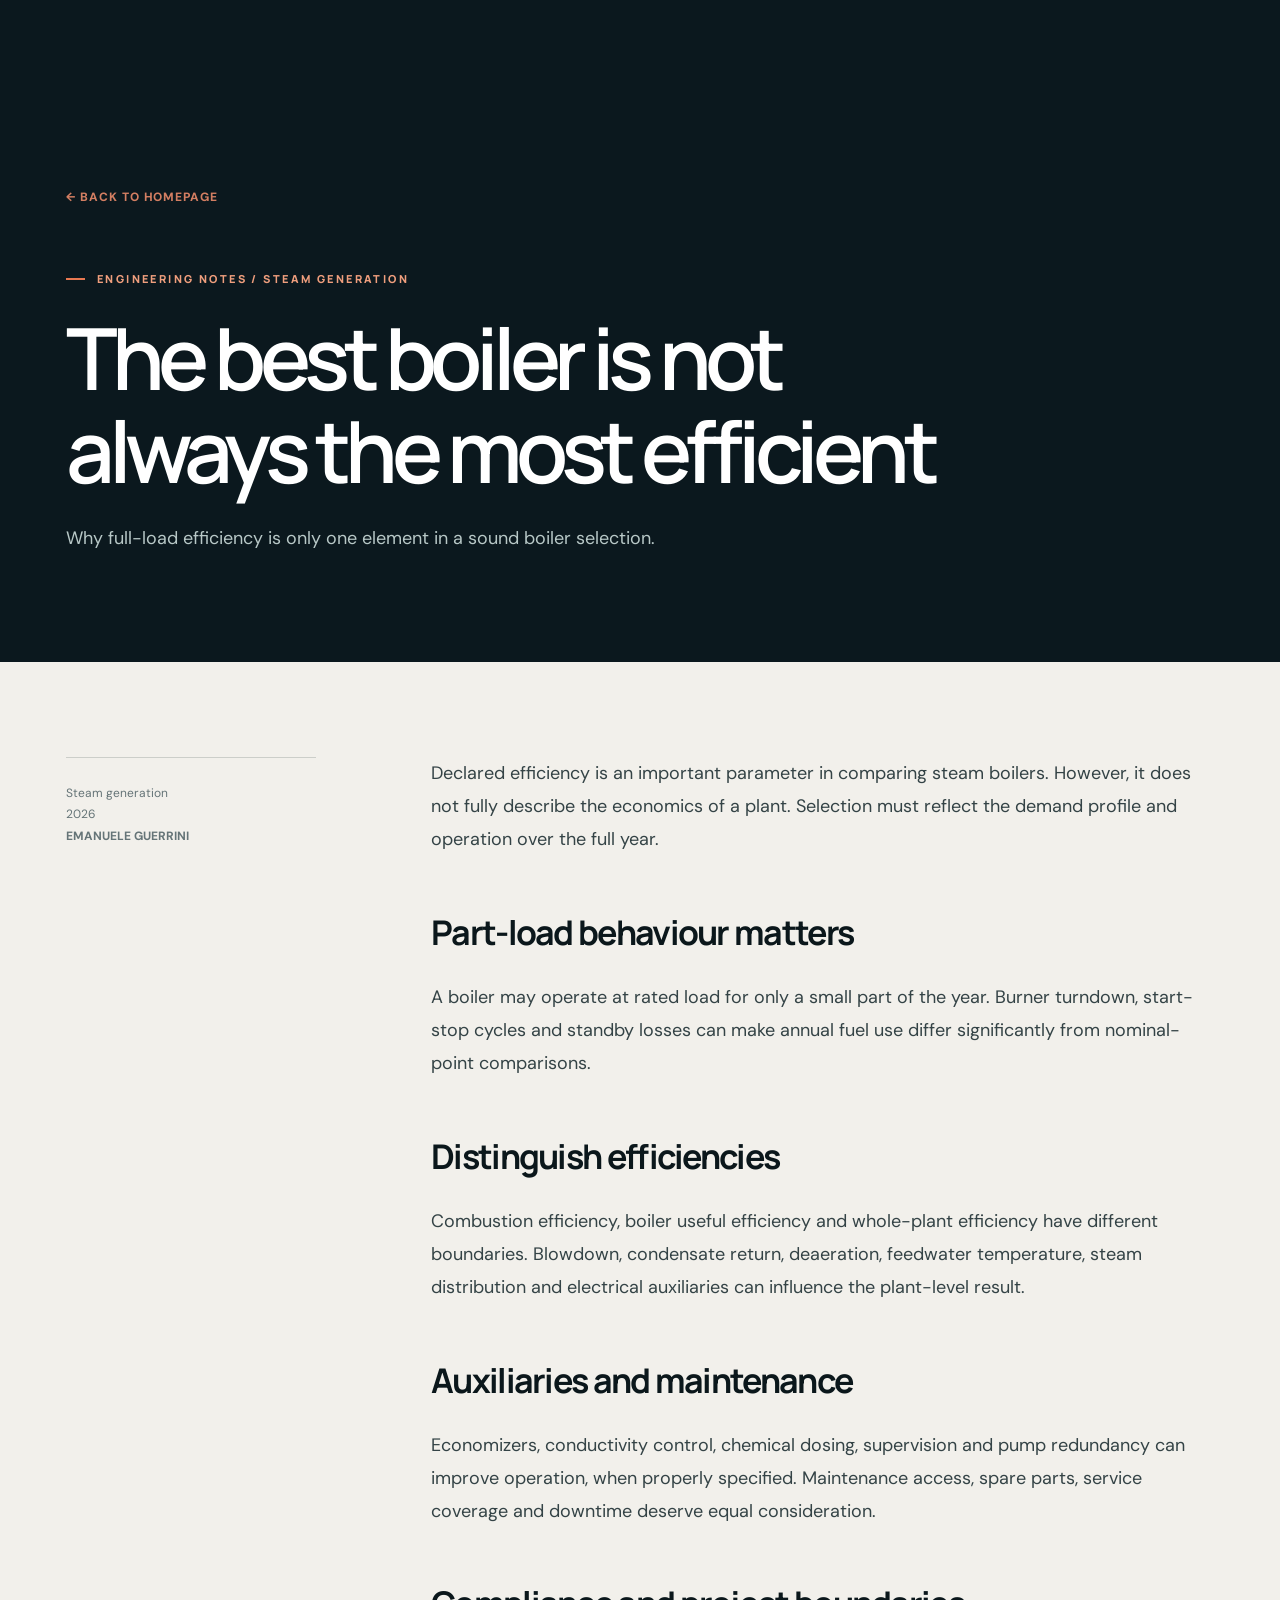
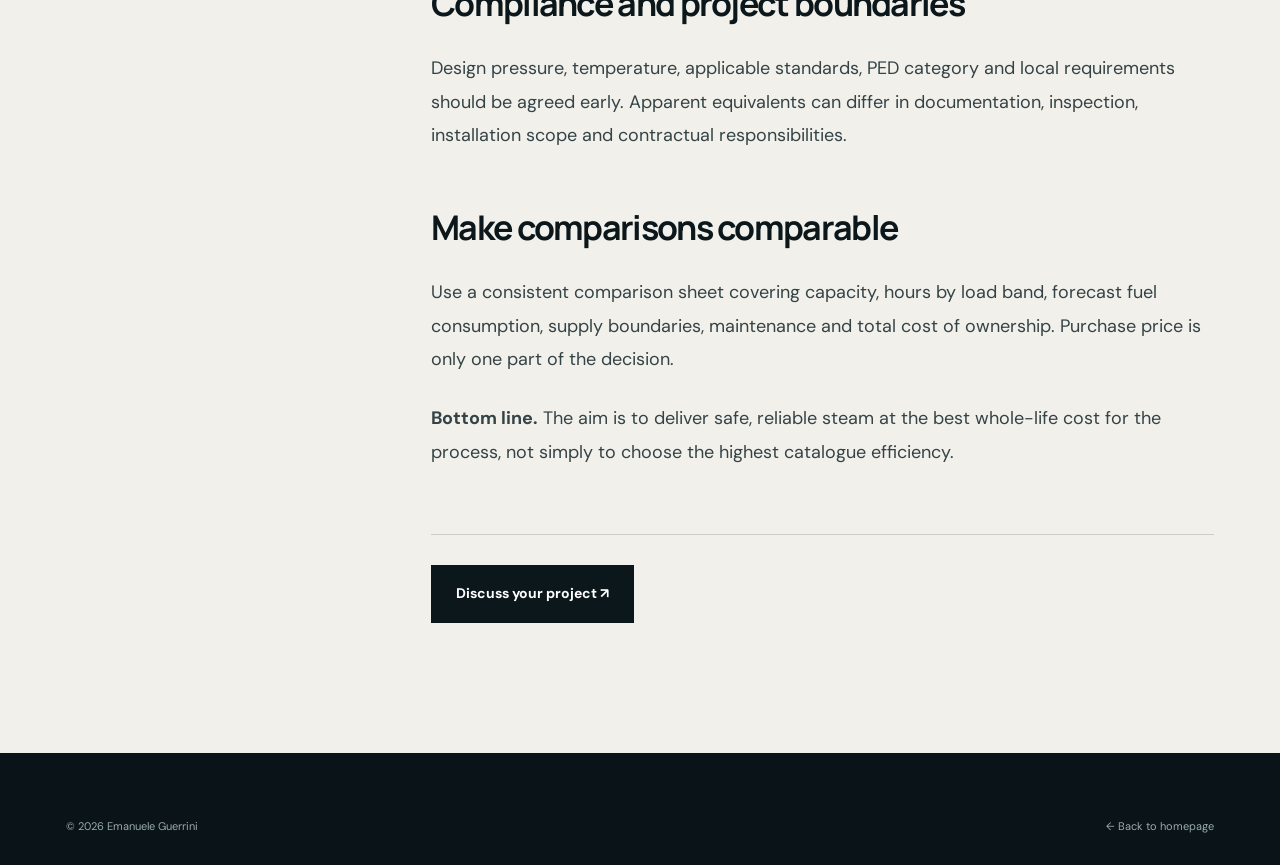
<file: en/insights/steam-boiler.html>
<!DOCTYPE html><html lang="en"><head><meta charset="utf-8"><meta name="viewport" content="width=device-width,initial-scale=1"><meta name="theme-color" content="#0b171b"><title>The best boiler is not always the most efficient | Emanuele Guerrini</title><meta name="description" content="Why full-load efficiency is only one element in a sound boiler selection."><link rel="canonical" href="https://emanueleguerrini.com/en/insights/steam-boiler.html"><link rel="icon" type="image/svg+xml" href="../../assets/favicon.svg"><link rel="stylesheet" href="../../assets/site.css"><script src="../../assets/site.js" defer></script></head><body><header class="inner-hero"><div class="wrap"><a class="back-link" href="../index.html">← Back to homepage</a><div class="eyebrow" style="margin-top:65px">ENGINEERING NOTES / STEAM GENERATION</div><h1>The best boiler is not always the most efficient</h1><p>Why full-load efficiency is only one element in a sound boiler selection.</p></div></header><main class="wrap article-layout"><aside class="article-aside">Steam generation<br>2026<br><strong>EMANUELE GUERRINI</strong></aside><article class="article-body"><p>Declared efficiency is an important parameter in comparing steam boilers. However, it does not fully describe the economics of a plant. Selection must reflect the demand profile and operation over the full year.</p><h2>Part-load behaviour matters</h2><p>A boiler may operate at rated load for only a small part of the year. Burner turndown, start-stop cycles and standby losses can make annual fuel use differ significantly from nominal-point comparisons.</p><h2>Distinguish efficiencies</h2><p>Combustion efficiency, boiler useful efficiency and whole-plant efficiency have different boundaries. Blowdown, condensate return, deaeration, feedwater temperature, steam distribution and electrical auxiliaries can influence the plant-level result.</p><h2>Auxiliaries and maintenance</h2><p>Economizers, conductivity control, chemical dosing, supervision and pump redundancy can improve operation, when properly specified. Maintenance access, spare parts, service coverage and downtime deserve equal consideration.</p><h2>Compliance and project boundaries</h2><p>Design pressure, temperature, applicable standards, PED category and local requirements should be agreed early. Apparent equivalents can differ in documentation, inspection, installation scope and contractual responsibilities.</p><h2>Make comparisons comparable</h2><p>Use a consistent comparison sheet covering capacity, hours by load band, forecast fuel consumption, supply boundaries, maintenance and total cost of ownership. Purchase price is only one part of the decision.</p><p><strong>Bottom line.</strong> The aim is to deliver safe, reliable steam at the best whole-life cost for the process, not simply to choose the highest catalogue efficiency.</p><div class="article-cta"><a class="btn btn-dark" href="../index.html#contact">Discuss your project ↗</a></div></article></main><footer class="footer"><div class="wrap"><div class="footer-bottom"><span>© 2026 Emanuele Guerrini</span><a href="../index.html">← Back to homepage</a></div></div></footer></body></html>
</file>
<file: assets/site.css>
@import url('https://fonts.googleapis.com/css2?family=DM+Sans:wght@400;500;600;700&family=Manrope:wght@400;500;600;700;800&display=swap');
:root{--ink:#0b171b;--paper:#f2f0eb;--white:#faf9f6;--muted:#637275;--coral:#e87851;--coral2:#fa9c78;--line:rgba(12,26,30,.16);--max:1440px;--gutter:clamp(24px,5.15vw,84px);--head:'Manrope','Arial',sans-serif;--body:'DM Sans',Arial,sans-serif}*{box-sizing:border-box}html{scroll-behavior:smooth;scroll-padding-top:84px}body{margin:0;color:var(--ink);font-family:var(--body);background:var(--paper);font-size:16px;-webkit-font-smoothing:antialiased}img,svg{max-width:100%}img{display:block}a{color:inherit;text-decoration:none}button,input,select,textarea{font:inherit}button{cursor:pointer}button:disabled{cursor:not-allowed}::selection{background:#e87851;color:#071319}a:focus-visible,button:focus-visible,input:focus-visible,select:focus-visible,textarea:focus-visible{outline:3px solid #f28a62;outline-offset:4px}.wrap{max-width:var(--max);margin-inline:auto;padding-inline:var(--gutter)}.eyebrow{display:flex;align-items:center;gap:12px;font-family:var(--head);font-size:11px;font-weight:800;letter-spacing:.22em;text-transform:uppercase}.eyebrow::before{content:'';width:19px;height:2px;background:var(--coral);flex:none}.section{padding-block:clamp(100px,12vw,172px)}.text-muted{color:var(--muted)}.section-title{font-family:var(--head);font-size:clamp(39px,5.3vw,80px);line-height:1.06;letter-spacing:-.073em;font-weight:700;margin:26px 0}.btn{display:inline-flex;justify-content:center;align-items:center;gap:24px;min-height:57px;padding:15px 24px;border:1px solid transparent;background:var(--coral);color:#131d20;font-weight:700;font-size:14px;transition:transform .18s ease,background .18s ease,border .18s ease;white-space:nowrap}.btn:hover{background:var(--coral2);transform:translateY(-2px)}.btn:active{transform:translateY(1px)}.btn .arrow{font-size:18px}.btn-outline{border-color:rgba(255,255,255,.43);color:#fff;background:transparent}.btn-outline:hover{background:rgba(255,255,255,.13)}.btn-dark{background:var(--ink);color:#fff}.btn-dark:hover{background:#26363b}.text-link{border-bottom:1px solid currentColor;padding-bottom:6px;font-weight:700;font-size:14px;display:inline-flex;align-items:center;gap:18px;transition:gap .2s ease}.text-link:hover{gap:26px}.skip{position:absolute;left:-9999px;top:10px;z-index:300;background:#fff;color:#000;padding:12px}.skip:focus{left:12px}.site-header{position:absolute;z-index:50;top:0;left:0;right:0;color:#fff;border-bottom:1px solid rgba(255,255,255,.23)}.header-inner{height:94px;display:flex;align-items:center;gap:30px}.wordmark{display:flex;align-items:center;gap:13px;margin-right:auto;white-space:nowrap}.mark{display:grid;place-items:center;border:1px solid rgba(255,255,255,.55);width:46px;height:46px;font-family:var(--head);font-weight:800;font-size:21px;letter-spacing:-.15em;padding-right:4px}.wordmark-name{display:block;font-family:var(--head);font-size:13px;font-weight:800;letter-spacing:.10em}.wordmark-role{display:block;font-size:9px;letter-spacing:.19em;text-transform:uppercase;color:#c3ccce;margin-top:5px}.nav-links{display:flex;align-items:center;gap:clamp(20px,2.45vw,38px)}.nav-links a{font-size:12px;font-weight:700;letter-spacing:.03em;position:relative}.nav-links a::after{position:absolute;content:'';height:1px;bottom:-8px;left:0;width:0;background:var(--coral);transition:width .18s}.nav-links a:hover::after{width:100%}.locale{display:flex;gap:7px;align-items:center;font-size:11px;font-weight:700;letter-spacing:.09em}.locale a{opacity:.5}.locale a[aria-current='page']{opacity:1}.header-cta{display:inline-flex;border:1px solid rgba(255,255,255,.55);font-size:12px;font-weight:700;gap:13px;padding:13px 16px;transition:background .2s}.header-cta:hover{background:rgba(255,255,255,.14)}.nav-toggle{display:none;border:1px solid #fff6;background:transparent;color:#fff;padding:10px}.nav-toggle svg{display:block;width:22px;height:22px}.hero{min-height:900px;min-height:100svh;background:#0b181e;color:var(--white);position:relative;overflow:hidden;display:flex;align-items:flex-end;isolation:isolate}.hero-image{position:absolute;inset:0 0 0 40%;z-index:-2;overflow:hidden;background:#18282e url('plant-art.svg') center/cover no-repeat}.hero-photo{width:100%;height:100%;object-fit:cover;filter:grayscale(.72) contrast(1.15) brightness(.78);opacity:.78}.hero::before{content:'';position:absolute;inset:0;z-index:-1;background:linear-gradient(90deg,#09161d 0%,#09161df0 34%,#09161d9c 52%,transparent 85%),linear-gradient(0deg,#08151dcc 1%,transparent 35%)}.hero-content{width:100%;padding-top:200px;padding-bottom:52px}.hero .eyebrow{color:#efb5a0}.hero h1{font-family:var(--head);font-size:clamp(60px,7vw,116px);font-weight:600;line-height:1.015;letter-spacing:-.085em;margin:32px 0 32px;max-width:860px}.hero h1 em{font-weight:500;font-style:normal;color:var(--coral2)}.hero-intro{font-size:clamp(17px,1.4vw,20px);line-height:1.65;max-width:560px;color:#c7d1d0;margin:0 0 36px}.hero-actions{display:flex;gap:12px;flex-wrap:wrap}.hero-bottom{display:grid;grid-template-columns:1fr auto;align-items:end;gap:30px;margin-top:clamp(90px,13vh,185px);border-top:1px solid #ffffff4b;padding-top:25px}.hero-keywords{display:flex;gap:20px 42px;flex-wrap:wrap;color:#d9e1df;font-size:11px;letter-spacing:.12em;text-transform:uppercase;font-weight:700}.hero-index{display:flex;align-items:center;gap:16px;font-size:11px;color:#c2cbcb;letter-spacing:.14em}.hero-index span{width:70px;height:1px;background:var(--coral)}.marquee{background:var(--coral);overflow:hidden;padding:18px 0}.marquee-track{font-family:var(--head);font-size:11px;font-weight:800;letter-spacing:.22em;text-transform:uppercase;white-space:nowrap;display:flex;justify-content:space-around;gap:40px;color:#101c1e}.intro{background:var(--paper)}.intro-grid{display:grid;grid-template-columns:.9fr 1.45fr;gap:clamp(50px,9vw,150px);align-items:start}.intro-aside{position:relative;min-height:350px}.intro-aside .eyebrow{margin-bottom:42px}.intro-rule{border-left:1px solid var(--line);padding-left:28px;max-width:350px}.intro-rule p{font-size:18px;line-height:1.55;margin:0 0 24px}.intro-rule span{color:var(--muted);font-size:12px;letter-spacing:.07em}.intro-main h2{font-family:var(--head);font-size:clamp(40px,5.4vw,82px);line-height:1.08;letter-spacing:-.077em;font-weight:600;margin:0}.intro-main h2 strong{font-weight:700}.intro-main h2 i{font-weight:500;color:#9daba7;font-style:normal}.intro-detail{display:flex;justify-content:space-between;gap:40px;border-top:1px solid var(--line);margin-top:65px;padding-top:24px;max-width:800px}.intro-detail p{max-width:550px;line-height:1.8;margin:0;color:#4a5b5e}.intro-detail small{font-family:var(--head);font-weight:800;white-space:nowrap;color:#bd6b4f}.services{background:#fffdf9}.section-heading{display:flex;align-items:end;justify-content:space-between;gap:60px;margin-bottom:55px}.section-heading p{max-width:345px;line-height:1.75;margin-bottom:10px;color:#5e6c6d}.services-grid{display:grid;grid-template-columns:repeat(3,minmax(0,1fr));gap:16px}.service-card{position:relative;min-height:515px;color:#fff;background:#17252d;overflow:hidden;display:flex;flex-direction:column;justify-content:space-between;padding:30px;isolation:isolate;border-radius:2px;transition:transform .2s}.service-card:hover{transform:translateY(-3px)}.service-card:before{position:absolute;inset:0;content:'';z-index:-1;background:linear-gradient(180deg,#0c1a21a1 0%,#101b1d19 36%,#08151ef7 100%)}.service-photo{position:absolute;inset:0;z-index:-2;background:linear-gradient(128deg,#5c7077,#112029) url('plant-art.svg') center/cover}.service-photo img{width:100%;height:100%;object-fit:cover;filter:grayscale(.65) contrast(1.04) brightness(.76);transition:transform .35s}.service-card:hover .service-photo img{transform:scale(1.03)}.service-top{font-size:11px;letter-spacing:.19em;font-weight:700;display:flex;justify-content:space-between}.service-copy h3{font-family:var(--head);font-size:clamp(27px,2.5vw,38px);line-height:1.17;letter-spacing:-.06em;margin:0 0 16px}.service-copy p{line-height:1.65;color:#d4dedc;font-size:14px;margin-bottom:25px}.service-card .text-link{font-size:12px}.systems{background:var(--ink);color:#f0f1ea}.systems .eyebrow{color:#d8aaa0}.systems-top{display:grid;grid-template-columns:1fr 1fr;gap:40px;align-items:end}.systems-top h2{max-width:640px}.systems-top p{line-height:1.8;color:#b0c0bf;max-width:430px;margin-left:auto;margin-bottom:26px}.system-tabs{display:flex;border-top:1px solid #ffffff36;border-bottom:1px solid #ffffff36;margin-top:45px;overflow-x:auto}.system-tabs button{background:transparent;color:#abb9b9;border:0;padding:25px 26px 24px 0;margin-right:30px;min-width:150px;border-bottom:3px solid transparent;white-space:nowrap;font-weight:700;font-size:13px;text-align:left}.system-tabs button[aria-selected=true]{color:#fff;border-bottom-color:var(--coral)}.system-console{display:grid;grid-template-columns:1.15fr .85fr;gap:0;min-height:435px;margin-top:32px;border:1px solid #ffffff33}.console-visual{background:#14252d;position:relative;overflow:hidden;display:grid;place-items:center;padding:45px}.console-visual:before{content:'';position:absolute;inset:0;background-image:linear-gradient(#93b2b514 1px,transparent 1px),linear-gradient(90deg,#93b2b514 1px,transparent 1px);background-size:29px 29px}.console-visual svg{position:relative;z-index:1;max-width:660px;width:100%;overflow:visible}.console-line{stroke:#f0966d;stroke-dasharray:10 14;animation:dash 9s linear infinite}.console-data{padding:58px clamp(30px,5vw,78px);display:flex;flex-direction:column;justify-content:center;background:#102027}.data-id{font-family:var(--head);font-weight:800;letter-spacing:.23em;color:var(--coral2);font-size:11px}.console-data h3{font-family:var(--head);font-size:clamp(30px,3vw,46px);letter-spacing:-.06em;line-height:1.15;margin:28px 0}.console-data p{line-height:1.8;color:#bac8c7}.console-tags{display:flex;gap:9px;flex-wrap:wrap;margin-top:23px}.console-tags span{border:1px solid #ffffff40;color:#e6edeb;font-size:11px;padding:10px 12px}.approach{background:#e7e7e0}.approach-grid{display:grid;grid-template-columns:1fr 1fr;gap:100px}.approach-steps{border-top:1px solid #c3c9c3;margin-top:30px}.step{display:grid;grid-template-columns:82px 1fr;gap:16px;border-bottom:1px solid #c3c9c3;padding:30px 0}.step-num{font-family:var(--head);font-size:12px;color:#ac634b;font-weight:800}.step h3{font-family:var(--head);font-size:22px;margin:0 0 9px;letter-spacing:-.05em}.step p{margin:0;color:#536366;font-size:14px;line-height:1.8;max-width:465px}.approach-quote{align-self:stretch;min-height:630px;background:#1b2931 url('plant-art.svg') center/cover;position:relative;display:flex;align-items:end;padding:clamp(34px,4vw,62px);color:#fff;isolation:isolate}.approach-quote::before{content:'';position:absolute;inset:0;background:linear-gradient(0deg,#08141cf2,transparent 70%);z-index:-1}.approach-quote blockquote{font-family:var(--head);font-size:clamp(30px,3.2vw,45px);font-weight:600;letter-spacing:-.06em;line-height:1.2;margin:0}.approach-quote blockquote::before{content:'“';display:block;font-size:92px;line-height:.6;color:var(--coral)}.experience{background:#fffdf9}.experience-row{display:grid;grid-template-columns:90px 1fr .9fr auto;gap:30px;align-items:center;border-top:1px solid var(--line);padding:32px 0}.experience-row:last-child{border-bottom:1px solid var(--line)}.experience-no{color:#d16e4a;font-size:12px;font-weight:800}.experience-row h3{font-family:var(--head);font-size:clamp(22px,2.4vw,34px);letter-spacing:-.06em;margin:0}.experience-row p{font-size:14px;line-height:1.7;color:#5a6769;margin:0}.experience-row .corner{font-size:25px;color:#be6346}.experience-note{font-size:12px;color:#677675;line-height:1.65;margin-top:25px;max-width:760px}.calculator{background:var(--paper)}.calc-grid{display:grid;grid-template-columns:.86fr 1.14fr;gap:clamp(50px,10vw,160px);align-items:start}.calc-grid .section-title{max-width:550px}.calc-intro{font-size:16px;line-height:1.8;color:#546366;max-width:490px}.calc-facts{display:grid;grid-template-columns:repeat(2,1fr);gap:18px;max-width:470px;margin-top:65px}.calc-fact{padding-top:18px;border-top:1px solid var(--line)}.calc-fact strong{font-family:var(--head);font-size:31px;letter-spacing:-.06em;display:block}.calc-fact small{font-size:12px;color:#6b7879}.calc-card{background:#fff;padding:clamp(25px,4.1vw,61px);box-shadow:0 30px 70px rgba(9,25,30,.075);border:1px solid #d9dcd7}.calc-label{font-size:11px;letter-spacing:.16em;font-weight:800;color:#a35d48;text-transform:uppercase}.calc-card h3{font-family:var(--head);font-size:26px;line-height:1.2;letter-spacing:-.06em;margin:13px 0 35px}.calc-controls{display:grid;grid-template-columns:1fr 1fr;gap:21px}.field label{display:block;font-size:12px;font-weight:700;margin-bottom:10px}.field input,.field select,.field textarea{display:block;width:100%;border:1px solid #cdd4d0;background:#f8f9f6;padding:14px 14px;color:#15272a;min-height:50px;border-radius:0}.field textarea{min-height:120px;resize:vertical}.field input:focus,.field select:focus,.field textarea:focus{border-color:#ad664e}.calc-results{border-top:1px solid #d4dbd7;margin-top:35px;padding-top:30px}.calc-main-result{display:flex;justify-content:space-between;align-items:end;gap:20px}.calc-main-result span{font-size:12px;font-weight:700;color:#506165}.calc-main-result output{font-family:var(--head);font-size:clamp(32px,4vw,60px);line-height:1;letter-spacing:-.065em;font-weight:700;color:#c46646;font-variant-numeric:tabular-nums;white-space:nowrap}.calc-meter{height:7px;background:#e6ebe6;margin:23px 0;overflow:hidden}.calc-meter i{display:block;height:100%;background:var(--coral);width:0;transition:width .35s}.calc-other{display:flex;justify-content:space-between;gap:20px;font-size:13px;margin:14px 0}.calc-other strong{font-variant-numeric:tabular-nums}.disclaimer{font-size:11px;line-height:1.6;color:#718080;margin-top:23px}.calc-card .btn{margin-top:26px;width:100%}.journal{background:#fbfaf7}.journal-grid{display:grid;grid-template-columns:repeat(3,1fr);gap:22px}.article-card{display:flex;flex-direction:column;gap:0;border-top:1px solid #a8b4af;padding:25px 0 0;transition:transform .2s}.article-card:hover{transform:translateY(-3px)}.article-card .article-index{display:flex;justify-content:space-between;color:#a65d49;font-weight:800;font-size:11px;letter-spacing:.12em}.article-card h3{font-family:var(--head);font-size:clamp(23px,2.45vw,34px);letter-spacing:-.06em;line-height:1.25;margin:34px 0 17px}.article-card p{font-size:14px;line-height:1.75;color:#5a686a;flex:1}.article-card .text-link{margin-top:25px;align-self:start}.contact{background:#0d1a20;color:#fff;padding-bottom:130px}.contact-top{border-bottom:1px solid #ffffff36;padding-bottom:55px;display:grid;grid-template-columns:1.1fr .9fr;gap:85px}.contact-top h2{margin:20px 0 0}.contact-top p{line-height:1.85;color:#c0cdcb;max-width:460px;margin-top:48px}.contact-grid{display:grid;grid-template-columns:.65fr 1.35fr;gap:100px;padding-top:60px}.contact-details h3{font-family:var(--head);font-size:24px;letter-spacing:-.04em}.contact-details p{color:#aabdbc;font-size:14px;line-height:1.8;max-width:275px}.contact-details .location{font-size:11px;letter-spacing:.15em;margin-top:45px;text-transform:uppercase;color:#ec9b7e}.lead-form{display:grid;grid-template-columns:1fr 1fr;gap:22px}.lead-form .field label{color:#e7eeeb}.lead-form .field input,.lead-form .field select,.lead-form .field textarea{background:#13272e;border-color:#486066;color:#fff}.lead-form .field input::placeholder,.lead-form .field textarea::placeholder{color:#97aead}.lead-form .full{grid-column:1/-1}.lead-form .consent{font-size:12px;line-height:1.7;color:#aebcba;display:flex;gap:11px;align-items:start}.lead-form .consent input{margin-top:4px;accent-color:var(--coral)}.lead-form .consent a{text-decoration:underline}.lead-form .btn{justify-self:start}.lead-form .field[aria-hidden=true]{position:absolute;left:-9999px}.form-message{font-size:13px;color:#f7b6a4;grid-column:1/-1}.footer{background:#091318;color:#9aacab;padding-top:40px;padding-bottom:30px}.footer-top{display:flex;align-items:center;justify-content:space-between;gap:25px;border-bottom:1px solid #ffffff2e;padding-bottom:40px}.footer .wordmark-role{color:#a3b5b6}.footer .wordmark{color:#fff}.footer-nav{display:flex;gap:26px;font-size:12px;font-weight:700}.footer-bottom{display:flex;justify-content:space-between;gap:20px;padding-top:25px;flex-wrap:wrap;font-size:11px;line-height:1.6}.credits{display:block;font-size:10px;max-width:790px;color:#778c8e;margin-top:17px;line-height:1.55}.credits a{text-decoration:underline}.inner-hero{background:#0b181e;color:#fff;padding-top:185px;padding-bottom:90px}.inner-hero .eyebrow{color:#ef9e7d}.inner-hero h1{font:600 clamp(42px,6.7vw,88px)/1.08 var(--head);letter-spacing:-.073em;margin:26px 0;max-width:910px}.inner-hero p{font-size:18px;line-height:1.7;color:#b8c8c7;max-width:650px}.back-link{font-size:12px;color:#d37e62;font-weight:800;letter-spacing:.08em;text-transform:uppercase}.article-layout{display:grid;grid-template-columns:250px 1fr;gap:clamp(40px,9vw,150px);padding-top:95px;padding-bottom:130px}.article-aside{border-top:1px solid var(--line);padding-top:25px;color:#657477;font-size:12px;line-height:1.8}.article-body{max-width:800px;font-size:18px;line-height:1.85;color:#344346}.article-body h2{font-family:var(--head);font-size:34px;letter-spacing:-.05em;color:var(--ink);line-height:1.2;margin-top:55px}.article-body p{margin:0 0 26px}.article-body ul{padding-left:26px}.article-body li{margin-bottom:12px}.article-cta{border-top:1px solid var(--line);margin-top:65px;padding-top:30px}.privacy-page{max-width:840px;padding-top:75px;padding-bottom:130px;line-height:1.8}.privacy-page h2{margin-top:42px}.footer .mark{border-color:#ffffff65}.mobile-only{display:none}@keyframes dash{to{stroke-dashoffset:-240}}
@media(max-width:1100px){.nav-links{gap:16px}.header-cta{display:none}.hero h1{font-size:clamp(58px,7vw,85px)}.services-grid{gap:10px}.service-card{min-height:460px;padding:22px}.approach-grid{gap:40px}.contact-grid{gap:45px}.intro-grid{gap:55px}}
@media(max-width:850px){.header-inner{height:80px}.nav-toggle{display:block;order:4}.locale{margin-left:auto}.nav-links{display:none;position:absolute;left:0;right:0;top:80px;background:#0c181d;flex-direction:column;align-items:stretch;gap:0;padding:18px var(--gutter) 35px;border-top:1px solid #fff4;box-shadow:0 20px 30px #071016ad}.nav-links.is-open{display:flex}.nav-links a{padding:15px 0;font-size:16px}.header-cta{display:none}.hero{min-height:850px}.hero-image{inset:0 0 0 24%}.hero::before{background:linear-gradient(90deg,#08151ff7 0%,#08151fcf 55%,#08151f42 100%),linear-gradient(0deg,#08151ff0,transparent 50%)}.intro-grid,.calc-grid,.systems-top,.approach-grid,.contact-top,.contact-grid{grid-template-columns:1fr;gap:44px}.intro-aside{min-height:0}.intro-main h2{font-size:clamp(40px,8vw,74px)}.section-heading{align-items:start;flex-direction:column;gap:10px}.section-heading .section-title{margin-bottom:0}.services-grid{grid-template-columns:1fr 1fr}.service-card:last-child{grid-column:1/-1;min-height:330px}.system-console{grid-template-columns:1fr}.console-visual{min-height:340px}.console-data{padding:45px}.approach-quote{min-height:440px}.experience-row{grid-template-columns:50px 1fr auto}.experience-row p{grid-column:2/3}.calc-facts{margin-top:30px}.contact-top p{margin:0}.article-layout{grid-template-columns:1fr;gap:25px}.article-aside{max-width:450px}.footer-top{flex-direction:column;align-items:start}}
@media(max-width:600px){:root{--gutter:22px}.wordmark-name{font-size:11px}.wordmark-role{font-size:8px}.mark{width:42px;height:42px}.hero{min-height:785px;min-height:100svh}.hero-content{padding-top:155px;padding-bottom:24px}.hero h1{font-size:clamp(50px,12.1vw,73px);letter-spacing:-.075em;margin:23px 0}.hero-intro{font-size:15px;line-height:1.7}.hero-actions{flex-direction:column;align-items:stretch}.hero-actions .btn{width:100%}.hero-bottom{margin-top:72px;grid-template-columns:1fr}.hero-keywords{gap:12px 19px;font-size:9px}.hero-index{display:none}.hero-image{inset:0 0 0 5%}.section{padding-block:80px}.section-title{font-size:clamp(38px,10vw,55px)}.intro-grid{gap:46px}.intro-main h2{font-size:clamp(36px,10.3vw,55px)}.intro-detail{flex-direction:column;gap:10px;margin-top:38px}.intro-aside .eyebrow{margin-bottom:25px}.marquee-track{font-size:10px}.services-grid{grid-template-columns:1fr}.service-card{min-height:425px}.service-card:last-child{grid-column:auto;min-height:425px}.systems-top p{margin:0}.system-tabs button{min-width:118px;padding:18px 0;margin-right:20px;font-size:12px}.console-visual{min-height:270px;padding:25px}.console-data{padding:34px 25px}.console-data h3{font-size:30px}.approach-quote{min-height:410px;padding:28px}.step{grid-template-columns:40px 1fr}.experience-row{grid-template-columns:32px 1fr 20px;gap:13px}.experience-row h3{font-size:24px}.calc-controls{grid-template-columns:1fr 1fr;gap:13px}.calc-card{padding:23px 20px}.calc-controls .field input{padding:12px 8px;font-size:15px}.calc-main-result{align-items:start;flex-direction:column}.calc-main-result output{font-size:43px}.journal-grid{grid-template-columns:1fr;gap:45px}.article-card h3{margin-top:20px}.contact-grid{gap:20px}.contact-top{padding-bottom:25px}.contact-top p{font-size:15px}.lead-form{grid-template-columns:1fr}.lead-form .btn{justify-self:stretch}.footer-nav{flex-wrap:wrap;gap:15px}.inner-hero{padding-top:150px;padding-bottom:60px}.inner-hero h1{font-size:44px}.article-layout{padding-top:65px}.article-body{font-size:16px}.article-body h2{font-size:28px}.mobile-only{display:block}}
@media(prefers-reduced-motion:reduce){html{scroll-behavior:auto}*,*::before,*::after{transition-duration:.01ms!important;animation-duration:.01ms!important;animation-iteration-count:1!important}}
/* Independent advisory engagements — clearly scoped commercial entry points. */
.engagements{background:#e7e8e2}.engagements-grid{display:grid;grid-template-columns:repeat(3,minmax(0,1fr));gap:0;border:1px solid #c8cec9}.engagement-card{display:flex;flex-direction:column;min-height:405px;border-right:1px solid #c8cec9;padding:clamp(28px,3.1vw,48px);transition:background .2s,transform .2s}.engagement-card:last-child{border:0}.engagement-card:hover{background:#f7f6f0;transform:translateY(-2px)}.engagement-card .engagement-index{font:800 11px var(--head);letter-spacing:.16em;color:#b96b4f}.engagement-card h3{font:700 clamp(27px,2.6vw,37px)/1.16 var(--head);letter-spacing:-.055em;margin:48px 0 17px}.engagement-card p{color:#526365;line-height:1.75;font-size:14px;margin:0 0 25px;flex:1}.engagement-card small{color:#a95e48;font:800 10px var(--head);letter-spacing:.12em;text-transform:uppercase;margin-bottom:22px}.engagement-card .text-link{align-self:flex-start}.service-photo{background:#17252d url('plant-art.svg') center/cover no-repeat}.service-card:nth-child(2) .service-photo{background-position:62% center}.service-card:nth-child(3) .service-photo{background-position:85% center}
@media(max-width:850px){.engagements-grid{grid-template-columns:1fr}.engagement-card{min-height:255px;border-right:0;border-bottom:1px solid #c8cec9}.engagement-card h3{margin-top:22px}.engagement-card:last-child{border-bottom:0}}

/* EG refinement: understated CTAs, accessible mobile diagrams, gas benchmark. */
.service-top > span:last-child:empty,.corner:empty,.text-link > span:empty{display:none}
.text-link{gap:0}
.text-link:hover{gap:0}
.gas-price-field{min-width:0}
.gas-price-input{display:grid;grid-template-columns:minmax(0,1fr) minmax(126px,auto);gap:8px;align-items:stretch}
.gas-price-input #calc-price{min-width:0;font-variant-numeric:tabular-nums}
.gas-price-input select{font-size:12px;font-weight:750;min-width:0;padding:8px 9px}
.gas-market-note{grid-column:1/-1;font-size:12px;line-height:1.65;color:#52656a;margin:2px 0 5px;border-left:2px solid #c46f52;padding:8px 0 8px 13px;background:#f6f7f4}
.gas-market-note a{text-decoration:underline;text-underline-offset:3px;color:#80513e}
.console-visual{padding:clamp(18px,3vw,36px)}
.console-visual svg{display:block;width:100%;height:auto;max-width:880px;overflow:visible;filter:drop-shadow(0 16px 32px rgba(0,0,0,.12))}
.console-visual:before{opacity:.35}
.system-tabs{scrollbar-width:thin;scrollbar-color:#9bb1b0 transparent}
.system-tabs button{flex:0 0 auto;outline-offset:-3px}
.system-tabs button:focus-visible,.gas-price-input select:focus-visible{outline:2px solid #e38b6e}
@media(max-width:767px){
  .service-top > span:last-child,.text-link > span,.corner,.arrow{display:none!important}
  .console-visual{padding:10px 13px;min-height:205px}
  .console-visual svg{max-width:100%;overflow:hidden}
  .console-data{padding:30px 23px 35px}
  .console-data h3{font-size:clamp(27px,7.6vw,36px);margin:14px 0}
  .console-data p{font-size:14px;line-height:1.7}
  .console-tags span{font-size:10px}
  .system-console{margin-top:17px}
  .system-tabs{margin-top:24px;gap:18px}
  .system-tabs button{min-width:0;margin:0;padding:16px 2px 14px;font-size:12px}
  .calc-controls{grid-template-columns:1fr}
  .calc-controls .field input{padding:13px 12px}
  .gas-price-input{grid-template-columns:minmax(0,1fr) minmax(120px,auto)}
  .gas-price-input select{font-size:12px}
  .gas-market-note{font-size:11px}
}

/* Vector schematic labels live outside SVG to remain legible on narrow devices. */
.diagram-frame{width:100%;max-width:880px;margin-inline:auto;position:relative}
.diagram-frame svg{width:100%;max-width:none}
.diagram-stage-labels{display:grid;grid-template-columns:repeat(3,minmax(0,1fr));gap:12px;align-items:start;color:#d6e6e4;font:700 10px/1.5 ui-monospace,SFMono-Regular,Consolas,monospace;margin:0 0 3px}
.diagram-stage-labels span{text-align:center;overflow-wrap:anywhere}
.diagram-stage-labels strong{display:block;color:#e89975;font-size:11px;margin-bottom:3px;letter-spacing:.1em}
@media(max-width:767px){
  .diagram-frame{max-width:100%}
  .diagram-frame svg{margin:0 auto 4px;display:block}
  .diagram-frame svg > g:last-child{display:none}
  .diagram-stage-labels{gap:6px;font-size:10px;line-height:1.3;margin:0 0 8px}
  .diagram-stage-labels strong{font-size:11px}
}


/* --- VISUAL STORYTELLING 2026 · original industrial motion direction --- */
:root{--eg-cyan:#a6d6d6;--eg-amber:#f29a73;--scroll-progress:0%}
.page-scroll-progress{position:fixed;top:0;left:0;right:0;height:3px;z-index:9999;pointer-events:none;background:transparent}
.page-scroll-progress span{display:block;width:var(--scroll-progress);height:100%;background:linear-gradient(90deg,#e47f59,#f7b893,#94c8c9);box-shadow:0 0 13px #ed9b7877;transition:width .08s linear}
.hero-cinematic{min-height:820px;min-height:96svh;display:flex;align-items:center;overflow:hidden;position:relative;background:#081820;color:#f7f9f7}
.hero-cinematic::before{z-index:-1;background:radial-gradient(ellipse at 73% 47%,rgba(58,118,132,.27),transparent 56%),radial-gradient(ellipse at 20% 76%,rgba(224,124,84,.10),transparent 48%),linear-gradient(116deg,#09171d 0%,#0b202a 64%,#07171d 100%)}
.hero-canvas{position:absolute;inset:0;z-index:0;pointer-events:none;background-image:linear-gradient(rgba(130,170,176,.035) 1px,transparent 1px),linear-gradient(90deg,rgba(130,170,176,.035) 1px,transparent 1px);background-size:60px 60px;mask-image:linear-gradient(90deg,transparent 15%,#000 100%)}
.hero-canvas::after{content:"";position:absolute;top:-20%;right:5%;width:58vw;height:58vw;max-width:900px;max-height:900px;opacity:.22;border-radius:50%;border:1px solid #638c9652;box-shadow:0 0 0 120px #8fb0b20a,0 0 0 240px #8fb0b205;animation:egOrbit 20s ease-in-out infinite alternate}
.hero-cinematic .hero-content{position:relative;z-index:2;display:grid;grid-template-columns:minmax(0,1.01fr) minmax(0,1.16fr);column-gap:clamp(20px,3vw,60px);align-items:center;width:100%;padding-top:clamp(135px,17vh,215px);padding-bottom:42px}
.hero-headline{position:relative;z-index:5;max-width:620px}
.hero-cinematic .eyebrow{display:flex;align-items:center;gap:11px;font-size:11px;letter-spacing:.15em;color:#c7dfdf}
.hero-status-dot{width:7px;height:7px;min-width:7px;border-radius:50%;background:#d98e6d;box-shadow:0 0 0 5px #e6987030,0 0 22px #ed99758e;animation:egBeacon 3.2s ease-in-out infinite}
.hero-cinematic h1{font-size:clamp(55px,5.35vw,86px);line-height:1.025;letter-spacing:-.073em;max-width:700px;margin:32px 0 27px;font-weight:650;text-wrap:balance}
.hero-cinematic h1 em{background:linear-gradient(108deg,#f4a27c 4%,#ffd1ad 62%,#a6cfcd 100%);-webkit-background-clip:text;background-clip:text;color:transparent;font-weight:600}
.hero-cinematic .hero-intro{font-size:clamp(16px,1.35vw,19px);max-width:500px;line-height:1.75;color:#d0dedd;margin-bottom:31px}
.hero-cinematic .hero-actions{gap:13px}
.hero-cinematic .hero-actions .btn{min-height:55px;display:inline-flex;align-items:center;justify-content:center;gap:12px;transition:transform .24s,box-shadow .24s,background .24s}
.hero-cinematic .hero-actions .btn:first-child:hover{transform:translateY(-3px);box-shadow:0 10px 32px #e5906345}
.hero-cinematic .hero-actions .btn-outline:hover{transform:translateY(-3px)}
.hero-scroll-cue{display:flex;align-items:center;gap:15px;margin-top:clamp(46px,7vh,86px);font:700 10px/1.4 var(--head);text-transform:uppercase;letter-spacing:.23em;color:#9bb6b6}
.scroll-cue-line{width:48px;height:1px;background:linear-gradient(90deg,#ed986f,#a4c5c5);position:relative;overflow:hidden}
.scroll-cue-line::before{content:"";position:absolute;inset:0;background:#fff;transform:translateX(-100%);animation:egCue 2.8s ease-in-out infinite}
.hero-visual{width:100%;min-width:0;max-width:780px;min-height:520px;position:relative;display:flex;align-items:center;justify-content:center;padding:36px 13px 44px;perspective:1200px;isolation:isolate}
.visual-halo{position:absolute;inset:9% -8%;background:radial-gradient(ellipse,#2c788439 0%,#c7835530 32%,transparent 66%);filter:blur(16px);pointer-events:none;animation:egHalo 7s ease-in-out infinite}
.visual-card{width:100%;border:1px solid rgba(166,203,208,.47);border-radius:24px;background:linear-gradient(155deg,rgba(31,60,72,.93),rgba(11,25,34,.98) 75%);box-shadow:0 40px 90px #0009,0 0 65px #598f9638,inset 0 1px 0 #ffffff23;transform:rotateY(var(--hero-ry,-7deg)) rotateX(var(--hero-rx,4deg));transform-style:preserve-3d;transition:transform .45s cubic-bezier(.16,1,.3,1);overflow:hidden;will-change:transform;position:relative}
.visual-card::after{content:"";position:absolute;inset:0;pointer-events:none;background:linear-gradient(130deg,#ffffff09,transparent 35%,transparent 74%,#ec9b7430)}
.visual-card-top,.visual-card-bottom{display:flex;align-items:center;justify-content:space-between;gap:12px;padding:17px 22px;font:700 10px/1.45 ui-monospace,SFMono-Regular,Consolas,monospace;letter-spacing:.105em;color:#b2cacc}
.visual-card-top{border-bottom:1px solid #779ba23d}
.visual-card-top>span:last-child{color:#f2b08f}
.visual-indicator{display:flex;align-items:center;gap:10px;color:#daece9}
.visual-indicator i,.visual-led{width:7px;height:7px;display:inline-block;border-radius:50%;background:#91d9bc;box-shadow:0 0 10px #8bdbbd;animation:egBeacon 2.3s ease-in-out infinite}
.visual-card .digital-twin{display:block;width:100%;height:auto;object-fit:contain;aspect-ratio:1000/650;filter:saturate(1.07) contrast(1.03)}
.visual-card-bottom{border-top:1px solid #779ba23d;justify-content:space-between;gap:10px;flex-wrap:wrap;font-size:9px}
.visual-card-bottom span{display:inline-flex;align-items:center;gap:7px}
.visual-card-bottom span:not(:first-child)::before{content:"";display:inline-block;width:5px;height:5px;border-radius:50%;background:#e39a74}
.hero-floating{position:absolute;z-index:3;min-width:175px;padding:17px 19px;background:rgba(9,27,35,.93);border:1px solid #a9c4c75e;box-shadow:0 21px 45px #0007,0 0 29px #6f9d9c1e;backdrop-filter:blur(12px);border-radius:10px;animation:egFloat 5.3s ease-in-out infinite;pointer-events:none}
.floating-kicker{display:block;font:700 9px ui-monospace,Consolas,monospace;letter-spacing:.14em;color:#e8a482;margin-bottom:9px}
.hero-floating strong{font:750 12px/1.3 var(--head);letter-spacing:.04em;color:#ecf3ee}
.hero-floating-left{left:-3%;bottom:11%;animation-delay:-1.5s}
.hero-floating-right{right:-3%;top:9%;animation-delay:-3.5s;min-width:188px}
.floating-wave{display:flex;align-items:center;gap:4px;height:25px;margin-top:12px}
.floating-wave i{width:3px;height:42%;display:block;background:linear-gradient(#eab089,#7baeb5);border-radius:3px;animation:egWave 1.5s ease-in-out infinite}
.floating-wave i:nth-child(2n){animation-delay:-.6s}.floating-wave i:nth-child(3n){animation-delay:-1.1s}.floating-wave i:nth-child(5n){animation-delay:-.3s}
.floating-ring{display:inline-flex;width:18px;height:18px;border:2px solid #95bfbb;border-left-color:#ef9871;border-radius:50%;margin:12px 0 0;animation:egSpin 9s linear infinite}
.visual-caption{position:absolute;right:12px;bottom:1px;color:#83a3a7;font:700 9px ui-monospace,Consolas,monospace;letter-spacing:.09em}
.hero-cinematic .hero-bottom{grid-column:1/-1;margin-top:clamp(22px,4vh,55px);border-color:#7193975c;padding-top:22px}
.hero-cinematic .hero-keywords{gap:15px 32px;color:#dce8e6;font-size:10px}
.hero-cinematic .hero-keywords span{display:inline-flex;align-items:center;gap:10px}
.hero-cinematic .hero-keywords span:before{content:"";width:5px;height:5px;background:#dc916e;border-radius:50%}
.hero-cinematic .hero-index{letter-spacing:.1em;font-size:10px}
.hero-cinematic .hero-index span{display:none}
.system-console .diagram-frame{animation:egRevealDiagram .38s ease both}
.service-card,.engagement-card,.article-card{transform-origin:center bottom}
@keyframes egFloat{0%,100%{transform:translateY(-6px)}50%{transform:translateY(9px)}}
@keyframes egHalo{0%,100%{transform:scale(.94);opacity:.7}50%{transform:scale(1.07);opacity:1}}
@keyframes egBeacon{0%,100%{opacity:.58}50%{opacity:1}}
@keyframes egSpin{to{transform:rotate(360deg)}}
@keyframes egCue{50%,100%{transform:translateX(115%)}}
@keyframes egWave{0%,100%{height:23%}50%{height:100%}}
@keyframes egOrbit{to{transform:translate(4%,-4%) scale(1.1)}}
@keyframes egRevealDiagram{from{opacity:.45;transform:translateY(8px) scale(.987)}to{opacity:1;transform:none}}
/* Scroll reveals only become hidden after JS successfully initializes. */
html.motion-ready [data-reveal]:not(.is-inview){opacity:0;transform:translateY(29px);filter:blur(3px)}
html.motion-ready [data-reveal]{transition:opacity .75s cubic-bezier(.16,1,.3,1),transform .75s cubic-bezier(.16,1,.3,1),filter .75s ease}
html.motion-ready [data-reveal].is-inview{opacity:1;transform:translateY(0);filter:none}
@media(max-width:1200px){
 .hero-cinematic .hero-content{grid-template-columns:minmax(0,1fr) minmax(0,1.05fr);column-gap:15px}
 .hero-cinematic h1{font-size:clamp(51px,5.1vw,72px)}
 .hero-floating{min-width:156px;padding:12px 14px}
 .hero-floating strong{font-size:11px}
 .hero-floating-right{min-width:150px}
}
@media(max-width:970px){
 .hero-cinematic{min-height:auto;display:block}
 .hero-cinematic .hero-content{display:flex;flex-direction:column;align-items:stretch;gap:10px;padding-top:145px;padding-bottom:36px}
 .hero-headline{max-width:740px}
 .hero-cinematic h1{font-size:clamp(53px,8.7vw,83px);margin-top:26px}
 .hero-cinematic .hero-intro{max-width:680px}
 .hero-visual{margin:0 auto;max-width:690px;padding:24px 25px 35px;min-height:0}
 .hero-cinematic .hero-bottom{width:100%;margin-top:8px}
 .hero-scroll-cue{margin-top:34px}
 .hero-floating-left{left:0;bottom:9%}
 .hero-floating-right{right:0}
}
@media(max-width:600px){
 .hero-cinematic{min-height:auto}
 .hero-cinematic .hero-content{padding-top:125px;padding-bottom:28px;gap:12px}
 .hero-cinematic .eyebrow{font-size:9px;letter-spacing:.13em}
 .hero-cinematic h1{font-size:clamp(46px,11.1vw,65px);line-height:1.04;letter-spacing:-.077em;margin:21px 0}
 .hero-cinematic .hero-intro{font-size:15px;line-height:1.66;margin-bottom:24px}
 .hero-cinematic .hero-actions{flex-direction:column;gap:9px}
 .hero-cinematic .hero-actions .btn{width:100%;min-height:52px}
 .hero-scroll-cue{margin-top:20px;font-size:9px}
 .hero-visual{width:calc(100% + 12px);margin-left:-6px;min-height:0;padding:17px 0 25px}
 .visual-halo{inset:10% 0}
 .visual-card{border-radius:15px;transform:none!important;will-change:auto}
 .visual-card-top{padding:13px 14px;font-size:9px;letter-spacing:.04em}
 .visual-card-top>span:last-child{max-width:120px;text-align:right}
 .visual-card-bottom{padding:13px 12px;font-size:8px;gap:7px 13px}
 .hero-floating{display:none}
 .visual-caption{font-size:8px;right:3px;bottom:4px}
 .hero-cinematic .hero-bottom{margin-top:10px;display:block;padding-top:21px}
 .hero-cinematic .hero-keywords{gap:12px 18px;font-size:9px}
 .hero-cinematic .hero-index{display:block;margin-top:18px;font-size:9px}
 .hero-canvas{background-size:36px 36px}
}
@media(max-width:390px){
 .hero-cinematic h1{font-size:clamp(41px,10.8vw,47px)}
 .visual-card-top{font-size:8px}
 .hero-cinematic .eyebrow{font-size:8px}
}
@media(prefers-reduced-motion:reduce){
 .hero-status-dot,.visual-indicator i,.visual-led,.hero-canvas::after,.scroll-cue-line::before,.visual-halo,.hero-floating,.floating-wave i,.floating-ring{animation:none!important}
 .visual-card{transform:none!important;transition:none!important;will-change:auto}
 html.motion-ready [data-reveal]{opacity:1!important;transform:none!important;filter:none!important;transition:none!important}
 .page-scroll-progress span{transition:none}
}
</file>
